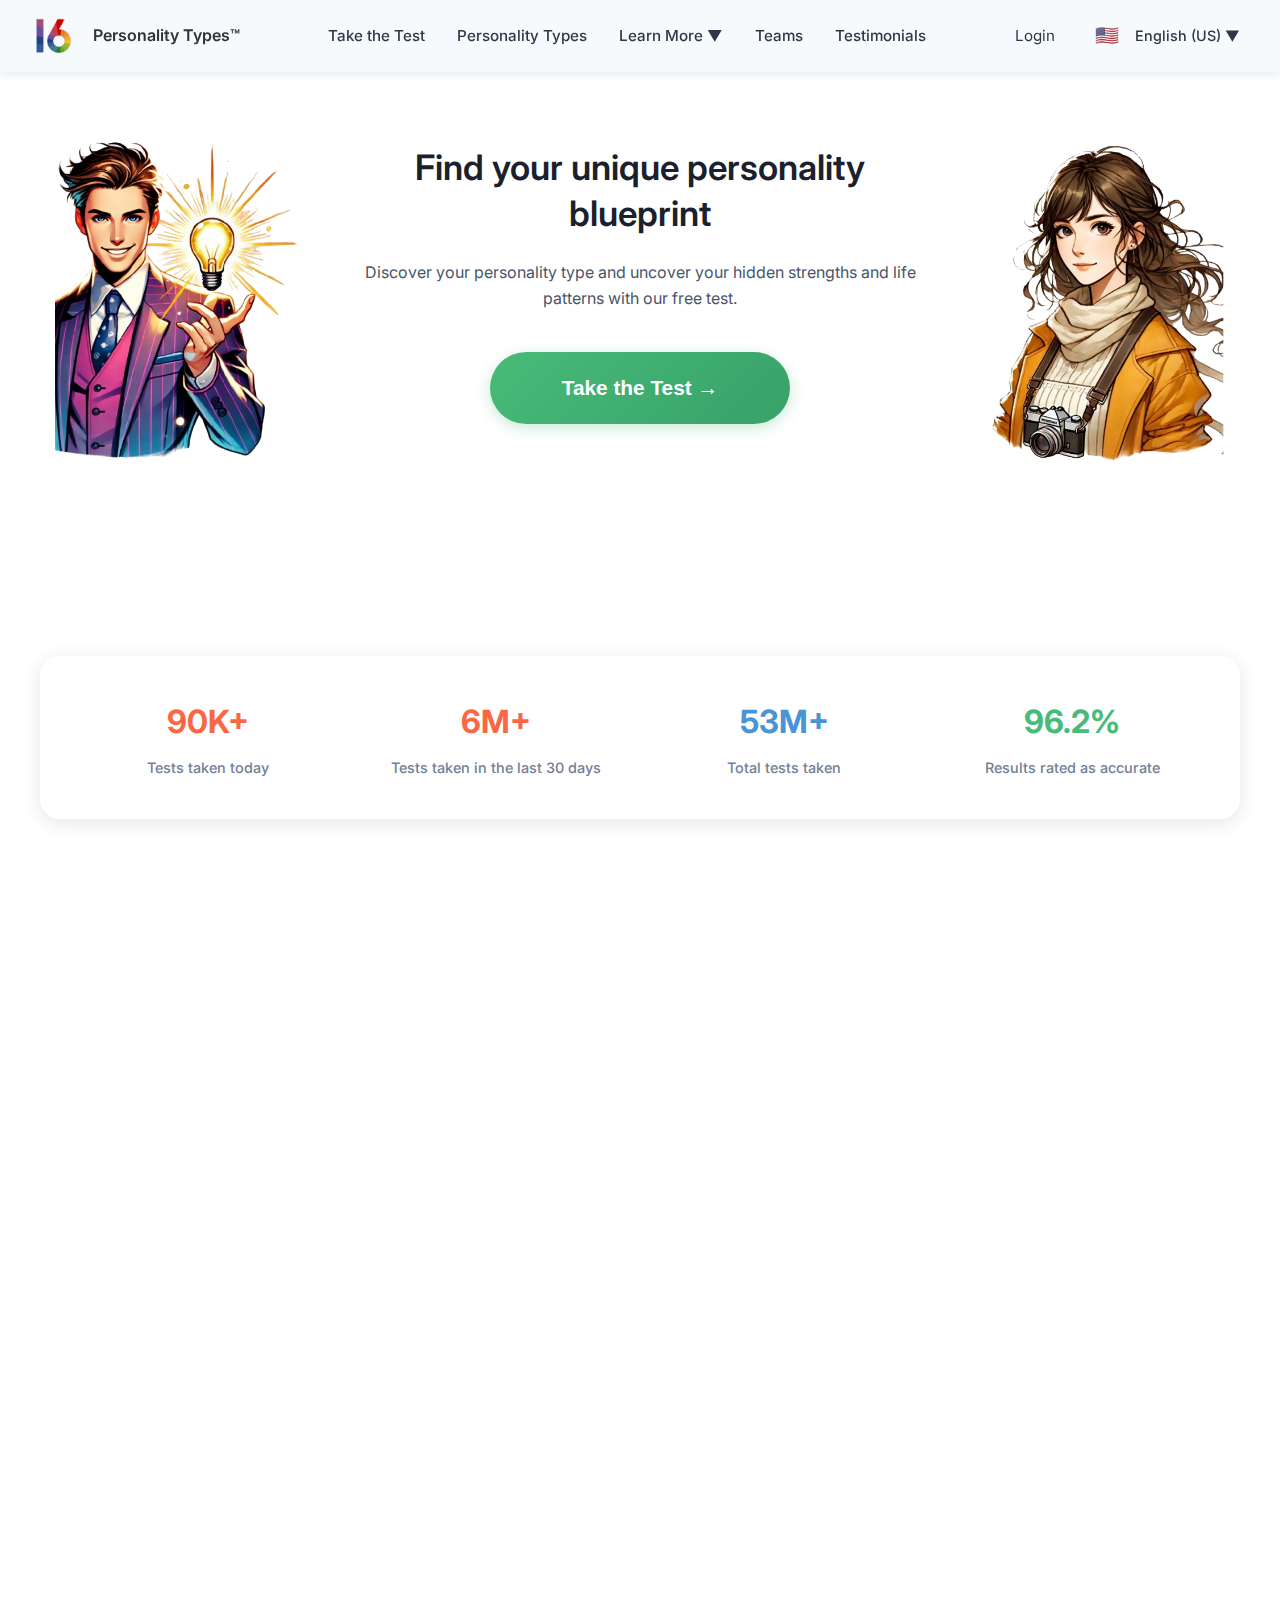
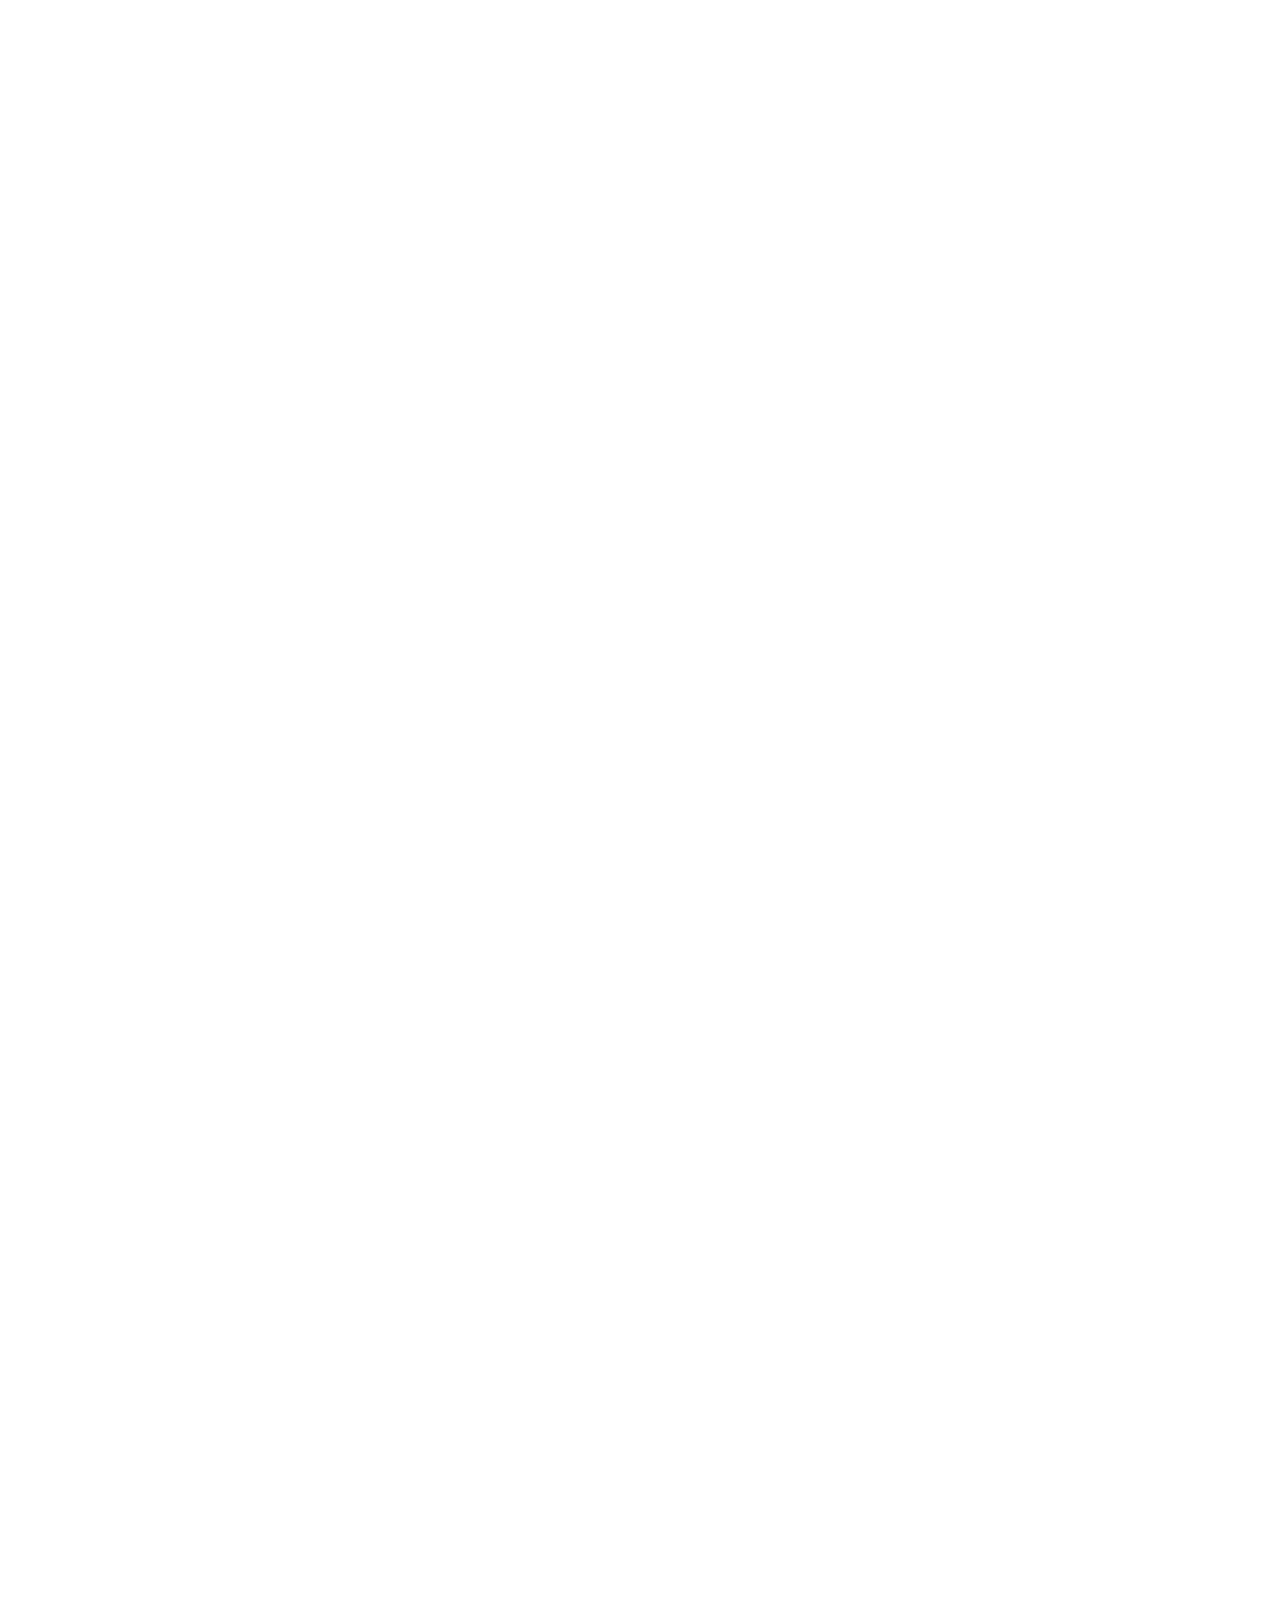
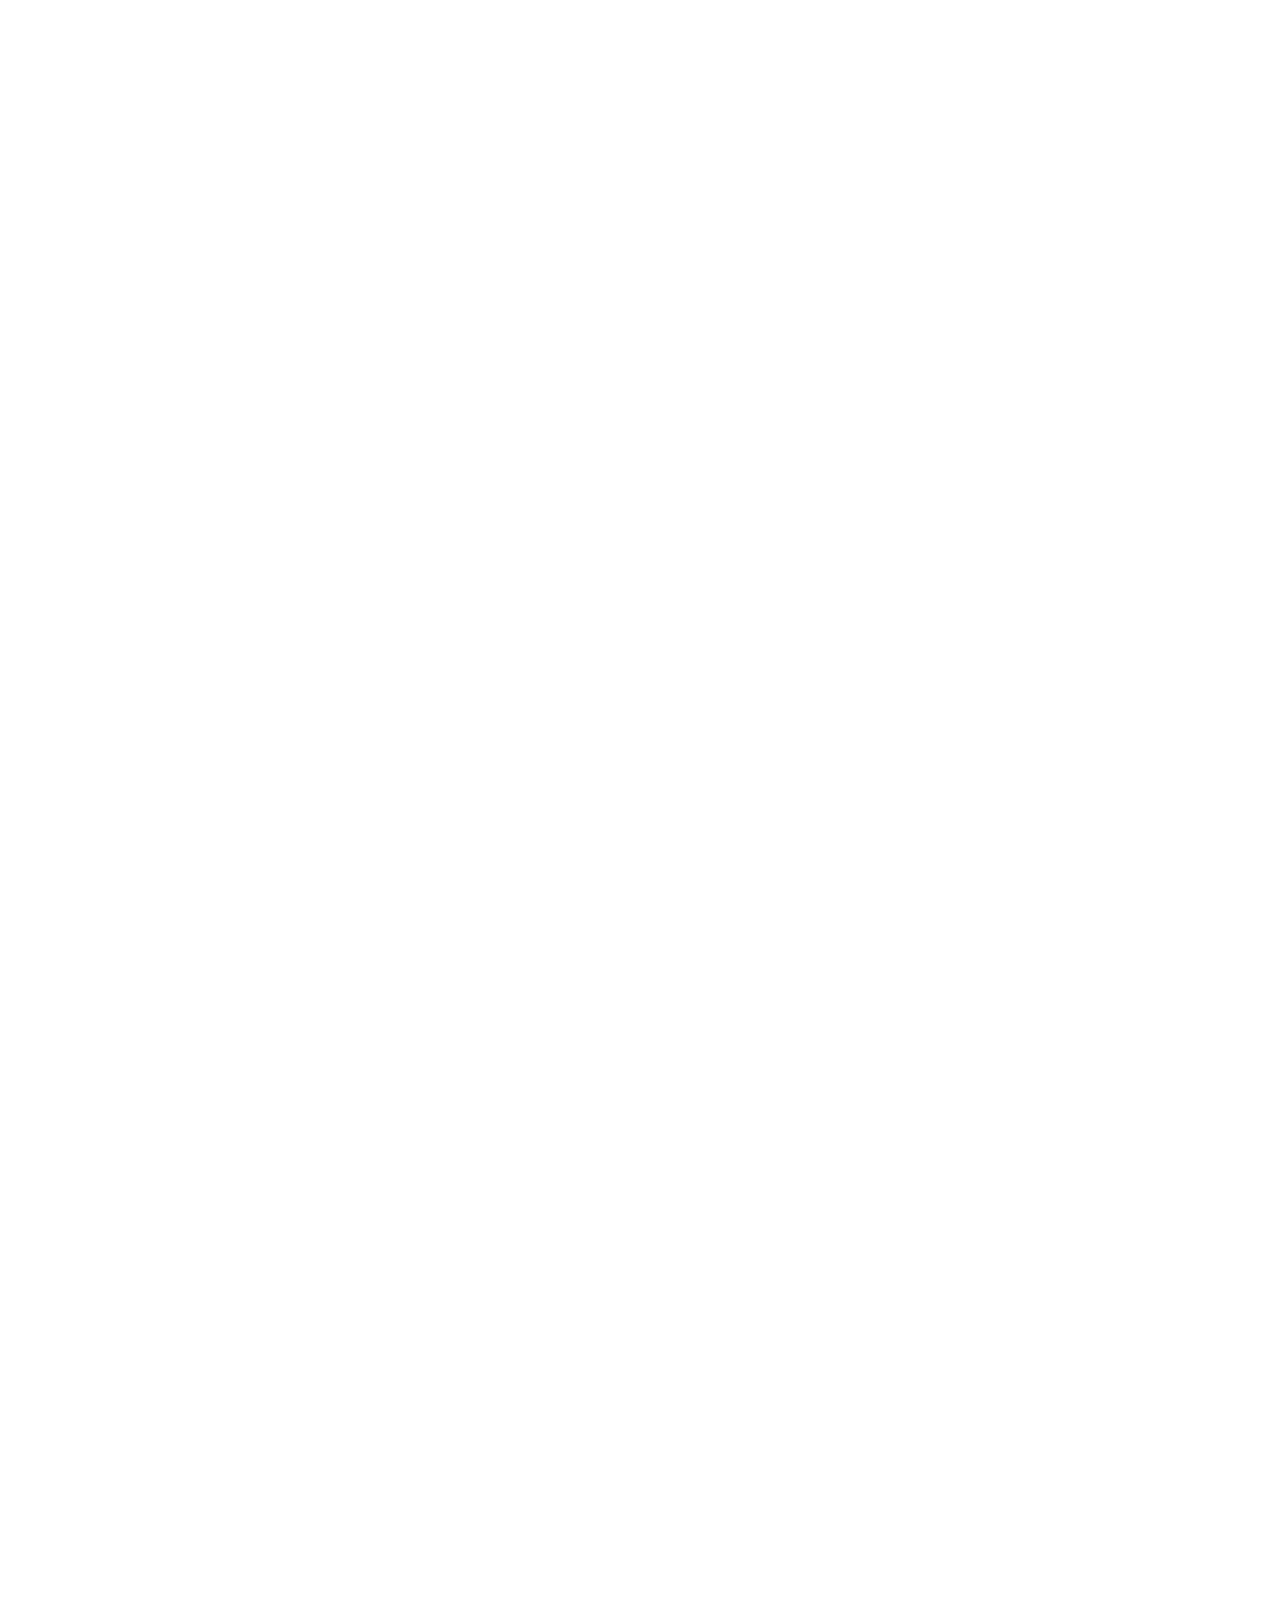
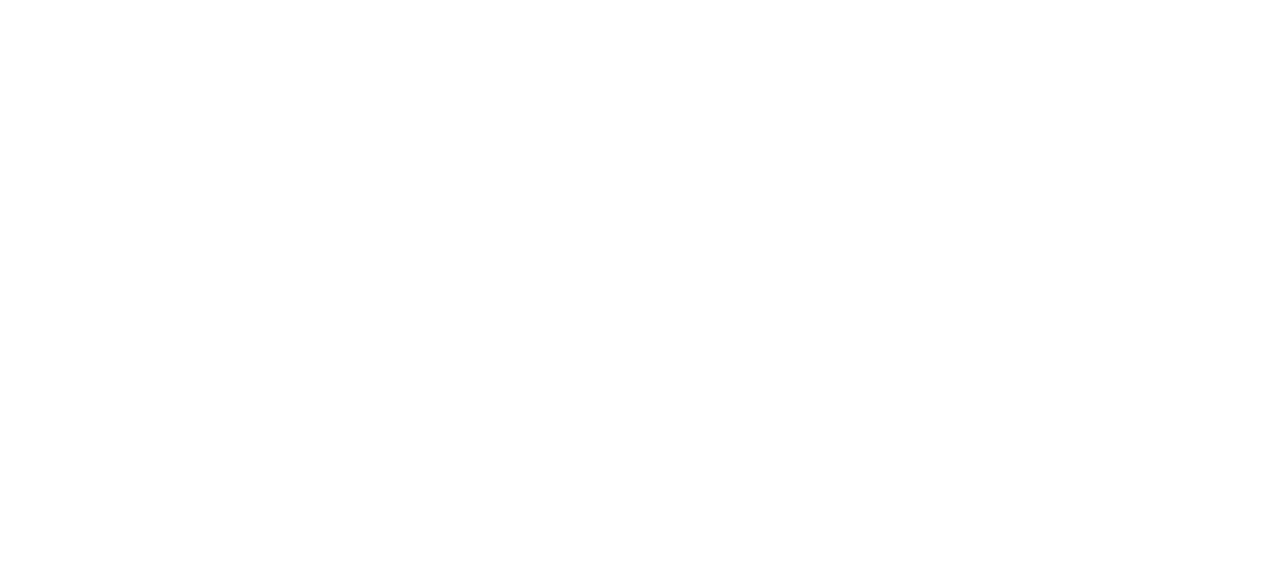
<file: index.html>
<!DOCTYPE html>
<html lang="en">
<head>
    <meta charset="UTF-8">
    <meta name="viewport" content="width=device-width, initial-scale=1.0">
    <title>16 Personality Types™</title>
    <link rel="stylesheet" href="styles.css">
    <link href="https://fonts.googleapis.com/css2?family=Inter:wght@400;500;600;700&display=swap" rel="stylesheet">
</head>
<body>
    <!-- Header -->
    <header class="header">
        <div class="logo">
            <div class="logo-number">
                <img src="./images/logo.png" alt="16 Personality Types Logo" class="logo-image">
            </div>
            <span class="logo-text">Personality Types™</span>
        </div>
        <nav class="nav-links">
            <a href="#hero" class="nav-link">Take the Test</a>
            <a href="#personality-wheel" class="nav-link">Personality Types</a>
            <div class="nav-dropdown">
                <a href="#" class="nav-link dropdown-toggle">Learn More ▼</a>
                <div class="dropdown-menu">
                    <a href="#features" class="dropdown-item">Our Framework</a>
                    <a href="#personality-wheel" class="dropdown-item">Decoding Personalities</a>
                    <a href="#main-content" class="dropdown-item">Introduction to Profiling</a>
                </div>
            </div>
            <a href="#features" class="nav-link">Teams</a>
            <a href="#testimonials" class="nav-link">Testimonials</a>
        </nav>
        <div class="header-right">
            <a href="#" class="nav-link">Login</a>
            <div class="language-selector" id="languageSelector">
                <span class="flag-icon">&#x1F1FA;&#x1F1F8;</span>
                <span class="language-text">English (US) ▼</span>
            </div>
        </div>
        <div class="menu-icon">
            <span></span>
            <span></span>
            <span></span>
        </div>
    </header>

    <!-- Language Selection Modal -->
    <div class="language-modal" id="languageModal">
        <div class="modal-content">
            <div class="modal-header">
                <div class="modal-logo">
                    <img src="./images/logo.png" alt="16 Personality Types Logo" class="modal-logo-img">
                </div>
                <h3>Select your language</h3>
                <button class="modal-close" id="modalClose">×</button>
            </div>
            <div class="modal-body">
                <div class="language-grid">
                    <div class="language-option selected" data-lang="en-us">
                        <span class="lang-flag">&#x1F1FA;&#x1F1F8;</span>
                        <span class="lang-name">English (US)</span>
                        <span class="lang-check">✓</span>
                    </div>
                    <div class="language-option" data-lang="en-uk">
                        <span class="lang-flag">&#x1F1EC;&#x1F1E7;</span>
                        <span class="lang-name">English (UK)</span>
                        <span class="lang-check">✓</span>
                    </div>
                    <div class="language-option" data-lang="es">
                        <span class="lang-flag">&#x1F1EA;&#x1F1F8;</span>
                        <span class="lang-name">Español</span>
                        <span class="lang-check">✓</span>
                    </div>
                    <div class="language-option" data-lang="pt-br">
                        <span class="lang-flag">&#x1F1E7;&#x1F1F7;</span>
                        <span class="lang-name">Português (BR)</span>
                        <span class="lang-check">✓</span>
                    </div>
                    <div class="language-option" data-lang="pt-pt">
                        <span class="lang-flag">&#x1F1F5;&#x1F1F9;</span>
                        <span class="lang-name">Português (PT)</span>
                        <span class="lang-check">✓</span>
                    </div>
                    <div class="language-option" data-lang="de">
                        <span class="lang-flag">&#x1F1E9;&#x1F1EA;</span>
                        <span class="lang-name">Deutsch</span>
                        <span class="lang-check">✓</span>
                    </div>
                    <div class="language-option" data-lang="ar">
                        <span class="lang-flag">&#x1F1F8;&#x1F1E6;</span>
                        <span class="lang-name">العربية</span>
                        <span class="lang-check">✓</span>
                    </div>
                    <div class="language-option" data-lang="zh">
                        <span class="lang-flag">&#x1F1E8;&#x1F1F3;</span>
                        <span class="lang-name">简体中文</span>
                        <span class="lang-check">✓</span>
                    </div>
                    <div class="language-option" data-lang="el">
                        <span class="lang-flag">&#x1F1EC;&#x1F1F7;</span>
                        <span class="lang-name">Ελληνικά</span>
                        <span class="lang-check">✓</span>
                    </div>
                    <div class="language-option" data-lang="id">
                        <span class="lang-flag">&#x1F1EE;&#x1F1E9;</span>
                        <span class="lang-name">Bahasa Indonesia</span>
                        <span class="lang-check">✓</span>
                    </div>
                    <div class="language-option" data-lang="ms">
                        <span class="lang-flag">&#x1F1F2;&#x1F1FE;</span>
                        <span class="lang-name">Bahasa Malaysia</span>
                        <span class="lang-check">✓</span>
                    </div>
                    <div class="language-option" data-lang="th">
                        <span class="lang-flag">&#x1F1F9;&#x1F1ED;</span>
                        <span class="lang-name">ภาษาไทย</span>
                        <span class="lang-check">✓</span>
                    </div>
                    <div class="language-option" data-lang="pl">
                        <span class="lang-flag">&#x1F1F5;&#x1F1F1;</span>
                        <span class="lang-name">Polski</span>
                        <span class="lang-check">✓</span>
                    </div>
                    <div class="language-option" data-lang="cs">
                        <span class="lang-flag">&#x1F1E8;&#x1F1FF;</span>
                        <span class="lang-name">Čeština</span>
                        <span class="lang-check">✓</span>
                    </div>
                </div>
            </div>
        </div>
    </div>

    <!-- Mobile Sidebar Overlay -->
    <div class="sidebar-overlay" id="sidebarOverlay"></div>
    
    <!-- Mobile Sidebar Navigation -->
    <div class="mobile-sidebar" id="mobileSidebar">
        <div class="sidebar-header">
            <div class="sidebar-logo">
                <img src="./images/logo.png" alt="16 Personality Types Logo" class="sidebar-logo-img">
                <span class="sidebar-logo-text">Personality Types™</span>
            </div>
            <button class="sidebar-close" id="sidebarClose">×</button>
        </div>
        <nav class="sidebar-nav">
            <a href="#hero" class="sidebar-link">Take the Test</a>
            <a href="#personality-wheel" class="sidebar-link">Personality Types</a>
            <a href="#features" class="sidebar-link">Teams</a>
            <a href="#testimonials" class="sidebar-link">Testimonials</a>
            <a href="#main-content" class="sidebar-link">Learn More</a>
        </nav>
        <div class="sidebar-footer">
            <a href="#" class="sidebar-login">Login</a>
            <div class="sidebar-language" id="sidebarLanguageSelector">
                <span class="sidebar-flag">&#x1F1FA;&#x1F1F8;</span>
                <span class="sidebar-language-text">English (US) ▼</span>
            </div>
        </div>
    </div>

    <!-- Hero Section -->
    <section class="hero" id="hero">
        <div class="hero-left-illustration">
            <img src="./images/hero-left.png" alt="Man with lightbulb idea" class="hero-illustration">
        </div>
        <div class="hero-content">
            <h1>Find your unique personality blueprint</h1>
            <p>Discover your personality type and uncover your hidden strengths and life patterns with our free test.</p>
            <button class="cta-button">Take the Test →</button>
        </div>
        <div class="hero-right-illustration">
            <img src="./images/hero-right.png" alt="Woman with camera" class="hero-illustration">
        </div>
        <!-- Mobile character container -->
        <div class="character-container">
            <!-- Only one character will be visible here at a time -->
            <div class="character active" data-index="0"></div>
        </div>
        <div class="curve curve-1"></div>
    </section>

    <!-- Statistics Section -->
    <section class="stats">
        <div class="stats-card">
            <div class="stat-item">
                <div class="stat-number">90K+</div>
                <div class="stat-label">Tests taken today</div>
            </div>
            <div class="stat-item">
                <div class="stat-number">6M+</div>
                <div class="stat-label">Tests taken in the last 30 days</div>
            </div>
            <div class="stat-item">
                <div class="stat-number">53M+</div>
                <div class="stat-label">Total tests taken</div>
            </div>
            <div class="stat-item">
                <div class="stat-number">96.2%</div>
                <div class="stat-label">Results rated as accurate</div>
            </div>
        </div>
        <div class="curve curve-2"></div>
    </section>

    <!-- Main Content Section -->
    <section class="main-content" id="main-content">
        <div class="main-content-wrapper">
            <div class="main-content-text">
                <h2>The world's most popular personality test</h2>
                <p>Join millions of satisfied users around the world who have found their true personality types and discovered insights into who they are and the roadmaps for their lives beyond MBTI.</p>
            </div>
            <div class="main-content-logo">
                <div class="main-logo-number">
                    <img src="./images/logo.png" alt="16 Personality Types Logo" class="main-logo-img">
                </div>
            </div>
        </div>
    </section>

    <!-- Reports Section -->
    <section class="reports-section">
        <div class="reports-wrapper">
            <div class="reports-text">
                <h3>Detailed report of your personality type</h3>
                <p>Learn more about your personality type, how you relate to the world, what drives you and how to tap on your hidden strengths to overcome the recurring challenges you face in life.</p>
            </div>
            <div class="reports-image">
                <img src="./images/report.png" alt="Detailed Personality Report" class="report-image">
            </div>
        </div>
        <div class="curve curve-2"></div>
    </section>

    <!-- Personality Wheel Section -->
    <section class="personality-wheel" id="personality-wheel">
        <div class="wheel-content">
            <div class="wheel-text">
                <h3>Curious about the 16 personalities?</h3>
                <p>Discovering your Myers Briggs type can be the key to unlocking how you relate to the people around you, enhancing your personal and professional relationships with the people around you.</p>
                <button class="cta-button">Take the Test →</button>
            </div>
            <div class="wheel-container">
                <div class="wheel">
                    <div class="wheel-segment" data-type="ISFJ" data-title="The Protector" data-description="Warm-hearted, conscientious, and harmonious. ISFJs focus on meeting others' needs and maintaining stability." style="--color: #D63384">ISFJ</div>
                    <div class="wheel-segment" data-type="ESFJ" data-title="The Consul" data-description="Caring, social, and dutiful. ESFJs are attentive to others and skilled at bringing out the best in people." style="--color: #DC3545">ESFJ</div>
                    <div class="wheel-segment" data-type="ESTJ" data-title="The Executive" data-description="Efficient, energetic, and self-confident. ESTJs are natural leaders who organize people and projects." style="--color: #FD7E14">ESTJ</div>
                    <div class="wheel-segment" data-type="ISTP" data-title="The Virtuoso" data-description="Bold, practical, and adaptable. ISTPs are hands-on learners who excel at understanding how things work." style="--color: #FFC107">ISTP</div>
                    <div class="wheel-segment" data-type="ISFP" data-title="The Adventurer" data-description="Flexible, charming, and artistic. ISFPs are driven by their values and seek harmony in their environment." style="--color: #28A745">ISFP</div>
                    <div class="wheel-segment" data-type="ESFP" data-title="The Entertainer" data-description="Spontaneous, energetic, and enthusiastic. ESFPs love life and draw others into their excitement." style="--color: #20C997">ESFP</div>
                    <div class="wheel-segment" data-type="ENFP" data-title="The Campaigner" data-description="Creative, sociable, and free-spirited. ENFPs are driven by possibilities and connections with others." style="--color: #17A2B8">ENFP</div>
                    <div class="wheel-segment" data-type="ENFJ" data-title="The Protagonist" data-description="Charismatic, inspiring, and altruistic. ENFJs are natural leaders who guide others toward personal growth." style="--color: #6F42C1">ENFJ</div>
                    <div class="wheel-segment" data-type="INFJ" data-title="The Advocate" data-description="Idealistic, insightful, and principled. INFJs seek meaning and connection in relationships and ideas." style="--color: #6610F2">INFJ</div>
                    <div class="wheel-segment" data-type="INFP" data-title="The Mediator" data-description="Loyal, caring, and individualistic. INFPs are driven by their values and desire to help others." style="--color: #0D6EFD">INFP</div>
                    <div class="wheel-segment" data-type="INTJ" data-title="The Architect" data-description="Imaginative, strategic, and determined. INTJs are independent thinkers focused on implementing their vision." style="--color: #0DCAF0">INTJ</div>
                    <div class="wheel-segment" data-type="INTP" data-title="The Thinker" data-description="Innovative, curious, and flexible. INTPs are drawn to theoretical and abstract thinking." style="--color: #198754">INTP</div>
                    <div class="wheel-segment" data-type="ENTP" data-title="The Debater" data-description="Smart, curious, and playful. ENTPs are innovators who enjoy exploring new possibilities and ideas." style="--color: #FFC107">ENTP</div>
                    <div class="wheel-segment" data-type="ENTJ" data-title="The Commander" data-description="Bold, imaginative, and strong-willed. ENTJs are natural leaders who enjoy organizing and directing others." style="--color: #DC3545">ENTJ</div>
                    <div class="wheel-segment" data-type="ISTJ" data-title="The Logistician" data-description="Practical, fact-minded, and reliable. ISTJs are responsible organizers driven to create order." style="--color: #6C757D">ISTJ</div>
                    <div class="wheel-segment" data-type="ESTP" data-title="The Entrepreneur" data-description="Smart, energetic, and perceptive. ESTPs are flexible and adaptable, focused on immediate results." style="--color: #FD7E14">ESTP</div>
                    <div class="wheel-center">
                        <div class="center-text">Click one slice to view description!</div>
                        <div class="center-arrow">↑</div>
                        <div class="center-type" style="display: none;"></div>
                        <div class="center-title" style="display: none;"></div>
                        <div class="center-description" style="display: none;"></div>
                    </div>
                </div>
            </div>
        </div>
    </section>

    <!-- Testimonials Section -->
    <section class="testimonials" id="testimonials">
        <div class="quote-icon">
            <img src="./images/quote.png" alt="Quote" class="quote-image">
        </div>
        <h3>See what our users say</h3>
        <div class="rating">
            <div class="rating-number">4.7/5</div>
            <div class="rating-count">578 Reviews</div>
        </div>
        <div class="reviews-carousel">
            <div class="review-card active">
                <div class="review-stars">★★★★★</div>
                <div class="reviewer">Malia C. from New York</div>
                <div class="personality-type">ESTJ*A: The Director</div>
                <div class="review-text">Wow! This site is really AMAZING! The results of the quiz are so spot on and super practical. Highly recommend if you look for love advice.</div>
            </div>
            <div class="review-card">
                <div class="review-stars">★★★★★</div>
                <div class="reviewer">Sarah K. from California</div>
                <div class="personality-type">INFP: The Idealist</div>
                <div class="review-text">Incredible accuracy! The personality insights helped me understand myself better. The detailed report was exactly what I needed.</div>
            </div>
            <div class="review-card">
                <div class="review-stars">★★★★★</div>
                <div class="reviewer">Michael T. from Texas</div>
                <div class="personality-type">ENTJ: The Commander</div>
                <div class="review-text">Professional and insightful. The test gave me valuable insights into my leadership style and communication preferences.</div>
            </div>
            <div class="review-card">
                <div class="review-stars">★★★★★</div>
                <div class="reviewer">Emma L. from Florida</div>
                <div class="personality-type">ENFP: The Free Spirit</div>
                <div class="review-text">This test completely changed how I understand myself. The insights are incredibly accurate and the detailed report is worth every minute.</div>
            </div>
        </div>
        <div class="carousel-controls">
            <div class="carousel-arrow left">◀</div>
            <div class="carousel-dots">
                <span class="dot active"></span>
                <span class="dot"></span>
                <span class="dot"></span>
                <span class="dot"></span>
            </div>
            <div class="carousel-arrow right">▶</div>
        </div>
    </section>

    <!-- Features Section -->
    <section class="features" id="features">
        <h3>Accurate, Reliable, Trusted</h3>
        <div class="features-grid">
            <div class="feature-item">
                <div class="feature-icon framework">
                    <img src="./images/framework.png" alt="Framework" class="feature-image">
                </div>
                <div class="feature-title">Framework</div>
                <div class="feature-description">Based on Carl Jung's and Myer-Briggs' (MBTI) personality indicators, further refined</div>
            </div>
            <div class="feature-item">
                <div class="feature-icon partner">
                    <img src="./images/partner.png" alt="Trusted Partner" class="feature-image">
                </div>
                <div class="feature-title">Trusted Partner</div>
                <div class="feature-description">Trusted by professional coaches and organizations</div>
            </div>
            <div class="feature-item">
                <div class="feature-icon insights">
                    <img src="./images/insights.png" alt="Deeper Insights" class="feature-image">
                </div>
                <div class="feature-title">Deeper Insights</div>
            </div>
            <div class="feature-item">
                <div class="feature-icon leader">
                    <img src="./images/leader.png" alt="Global Leader" class="feature-image">
                </div>
                <div class="feature-title">Global Leader</div>
            </div>
        </div>
    </section>



    <!-- Final CTA Section -->
    <section class="final-cta">
        <h3>Curious about your unique characteristics?</h3>
        <div class="live-counter">
            <div class="counter-dot"></div>
            <span>379 people are taking the test right now</span>
        </div>
        <button class="cta-button">Take the Test →</button>
    </section>

    <!-- Social Section -->
    <section class="social-section">
        <div class="social-prompt">Ask your friends & family to take our quiz too!</div>
        <div class="social-icons">
            <a href="https://youtu.be/dQw4w9WgXcQ?si=KMtmexKCq5RAHKoS" class="social-icon facebook" target="_blank" rel="noopener noreferrer">
                <svg width="24" height="24" viewBox="0 0 24 24" fill="currentColor">
                    <path d="M24 12.073c0-6.627-5.373-12-12-12s-12 5.373-12 12c0 5.99 4.388 10.954 10.125 11.854v-8.385H7.078v-3.47h3.047V9.43c0-3.007 1.792-4.669 4.533-4.669 1.312 0 2.686.235 2.686.235v2.953H15.83c-1.491 0-1.956.925-1.956 1.874v2.25h3.328l-.532 3.47h-2.796v8.385C19.612 23.027 24 18.062 24 12.073z"/>
                </svg>
            </a>
            <a href="https://youtu.be/dQw4w9WgXcQ?si=KMtmexKCq5RAHKoS" class="social-icon instagram" target="_blank" rel="noopener noreferrer">
                <svg width="24" height="24" viewBox="0 0 24 24" fill="currentColor">
                    <path d="M12 2.163c3.204 0 3.584.012 4.85.07 3.252.148 4.771 1.691 4.919 4.919.058 1.265.069 1.645.069 4.849 0 3.205-.012 3.584-.069 4.849-.149 3.225-1.664 4.771-4.919 4.919-1.266.058-1.644.07-4.85.07-3.204 0-3.584-.012-4.849-.07-3.26-.149-4.771-1.699-4.919-4.92-.058-1.265-.07-1.644-.07-4.849 0-3.204.013-3.583.07-4.849.149-3.227 1.664-4.771 4.919-4.919 1.266-.057 1.645-.069 4.849-.069zm0-2.163c-3.259 0-3.667.014-4.947.072-4.358.2-6.78 2.618-6.98 6.98-.059 1.281-.073 1.689-.073 4.948 0 3.259.014 3.668.072 4.948.2 4.358 2.618 6.78 6.98 6.98 1.281.058 1.689.072 4.948.072 3.259 0 3.668-.014 4.948-.072 4.354-.2 6.782-2.618 6.979-6.98.059-1.28.073-1.689.073-4.948 0-3.259-.014-3.667-.072-4.947-.196-4.354-2.617-6.78-6.979-6.98-1.281-.059-1.69-.073-4.949-.073zm0 5.838c-3.403 0-6.162 2.759-6.162 6.162s2.759 6.163 6.162 6.163 6.162-2.759 6.162-6.163c0-3.403-2.759-6.162-6.162-6.162zm0 10.162c-2.209 0-4-1.79-4-4 0-2.209 1.791-4 4-4s4 1.791 4 4c0 2.21-1.791 4-4 4zm6.406-11.845c-.796 0-1.441.645-1.441 1.44s.645 1.44 1.441 1.44c.795 0 1.439-.645 1.439-1.44s-.644-1.44-1.439-1.44z"/>
                </svg>
            </a>
            <a href="https://youtu.be/dQw4w9WgXcQ?si=KMtmexKCq5RAHKoS" class="social-icon twitter" target="_blank" rel="noopener noreferrer">
                <svg width="24" height="24" viewBox="0 0 24 24" fill="currentColor">
                    <path d="M23.953 4.57a10 10 0 01-2.825.775 4.958 4.958 0 002.163-2.723c-.951.555-2.005.959-3.127 1.184a4.92 4.92 0 00-8.384 4.482C7.69 8.095 4.067 6.13 1.64 3.162a4.822 4.822 0 00-.666 2.475c0 1.71.87 3.213 2.188 4.096a4.904 4.904 0 01-2.228-.616v.06a4.923 4.923 0 003.946 4.827 4.996 4.996 0 01-2.212.085 4.936 4.936 0 004.604 3.417 9.867 9.867 0 01-6.102 2.105c-.39 0-.779-.023-1.17-.067a13.995 13.995 0 007.557 2.209c9.053 0 13.998-7.496 13.998-13.985 0-.21 0-.42-.015-.63A9.935 9.935 0 0024 4.59z"/>
                </svg>
            </a>
            <a href="https://youtu.be/dQw4w9WgXcQ?si=KMtmexKCq5RAHKoS" class="social-icon linkedin" target="_blank" rel="noopener noreferrer">
                <svg width="24" height="24" viewBox="0 0 24 24" fill="currentColor">
                    <path d="M20.447 20.452h-3.554v-5.569c0-1.328-.027-3.037-1.852-3.037-1.853 0-2.136 1.445-2.136 2.939v5.667H9.351V9h3.414v1.561h.046c.477-.9 1.637-1.85 3.37-1.85 3.601 0 4.267 2.37 4.267 5.455v6.286zM5.337 7.433c-1.144 0-2.063-.926-2.063-2.065 0-1.138.92-2.063 2.063-2.063 1.14 0 2.064.925 2.064 2.063 0 1.139-.925 2.065-2.064 2.065zm1.782 13.019H3.555V9h3.564v11.452zM22.225 0H1.771C.792 0 0 .774 0 1.729v20.542C0 23.227.792 24 1.771 24h20.451C23.2 24 24 23.227 24 22.271V1.729C24 .774 23.2 0 22.222 0h.003z"/>
                </svg>
            </a>
            <a href="https://youtu.be/dQw4w9WgXcQ?si=KMtmexKCq5RAHKoS" class="social-icon youtube" target="_blank" rel="noopener noreferrer">
                <svg width="24" height="24" viewBox="0 0 24 24" fill="currentColor">
                    <path d="M23.498 6.186a3.016 3.016 0 0 0-2.122-2.136C19.505 3.545 12 3.545 12 3.545s-7.505 0-9.377.505A3.017 3.017 0 0 0 .502 6.186C0 8.07 0 12 0 12s0 3.93.502 5.814a3.016 3.016 0 0 0 2.122 2.136c1.871.505 9.376.505 9.376.505s7.505 0 9.377-.505a3.015 3.015 0 0 0 2.122-2.136C24 15.93 24 12 24 12s0-3.93-.502-5.814zM9.545 15.568V8.432L15.818 12l-6.273 3.568z"/>
                </svg>
            </a>
        </div>
    </section>

    <!-- Sustainability Section -->
    <section class="sustainability">
        <div class="sustainability-icon">🌱</div>
        <h3>Sustainability</h3>
        <p>We are committed to renewable energy usage for our infrastructure and use energy coming from wind and solar farms.</p>
        <p>When you use our service, your digital footprint is offset with clean energy, which reduces your impact on the environment.</p>
    </section>



    <script src="script.js"></script>
</body>
</html>
</file>
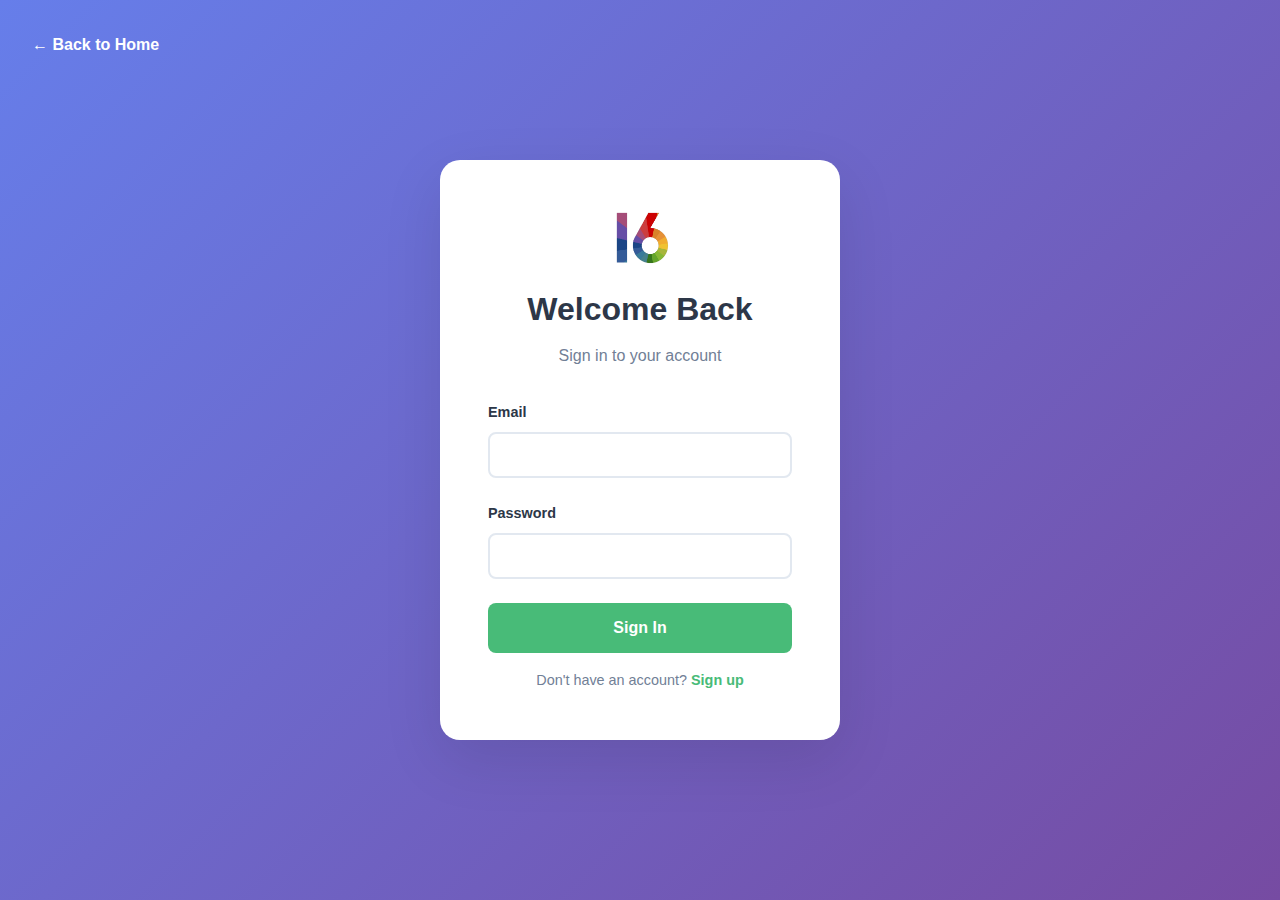
<file: login.html>
<!DOCTYPE html>
<html lang="en">
<head>
    <meta charset="UTF-8">
    <meta name="viewport" content="width=device-width, initial-scale=1.0">
    <title>Login - 16 Personality Types</title>
    <link rel="stylesheet" href="styles.css">
    <style>
        .login-container {
            min-height: 100vh;
            display: flex;
            align-items: center;
            justify-content: center;
            background: linear-gradient(135deg, #667eea 0%, #764ba2 100%);
            padding: 2rem;
        }
        
        .login-card {
            background: white;
            border-radius: 20px;
            padding: 3rem;
            box-shadow: 0 20px 60px rgba(0, 0, 0, 0.1);
            max-width: 400px;
            width: 100%;
        }
        
        .login-header {
            text-align: center;
            margin-bottom: 2rem;
        }
        
        .login-logo {
            width: 60px;
            height: 60px;
            margin: 0 auto 1rem;
            display: block;
        }
        
        .login-title {
            font-size: 2rem;
            font-weight: 700;
            color: #2D3748;
            margin-bottom: 0.5rem;
        }
        
        .login-subtitle {
            color: #718096;
            font-size: 1rem;
        }
        
        .form-group {
            margin-bottom: 1.5rem;
        }
        
        .form-label {
            display: block;
            margin-bottom: 0.5rem;
            color: #2D3748;
            font-weight: 600;
            font-size: 0.9rem;
        }
        
        .form-input {
            width: 100%;
            padding: 0.75rem 1rem;
            border: 2px solid #E2E8F0;
            border-radius: 8px;
            font-size: 1rem;
            transition: border-color 0.3s ease;
            box-sizing: border-box;
        }
        
        .form-input:focus {
            outline: none;
            border-color: #48BB78;
        }
        
        .login-btn {
            width: 100%;
            background: #48BB78;
            color: white;
            border: none;
            padding: 1rem;
            border-radius: 8px;
            font-size: 1rem;
            font-weight: 600;
            cursor: pointer;
            transition: background-color 0.3s ease;
            margin-bottom: 1rem;
        }
        
        .login-btn:hover {
            background: #38A169;
        }
        
        .signup-link {
            text-align: center;
            color: #718096;
            font-size: 0.9rem;
        }
        
        .signup-link a {
            color: #48BB78;
            text-decoration: none;
            font-weight: 600;
        }
        
        .signup-link a:hover {
            text-decoration: underline;
        }
        
        .back-link {
            position: absolute;
            top: 2rem;
            left: 2rem;
            color: white;
            text-decoration: none;
            font-weight: 600;
            display: flex;
            align-items: center;
            gap: 0.5rem;
        }
        
        .back-link:hover {
            text-decoration: underline;
        }
        
        .success-message {
            display: none;
            text-align: center;
            color: #48BB78;
            font-weight: 600;
            margin-top: 1rem;
        }
    </style>
</head>
<body>
    <a href="index.html" class="back-link">← Back to Home</a>
    
    <div class="login-container">
        <div class="login-card">
            <div class="login-header">
                <img src="./images/logo.png" alt="16 Personality Types" class="login-logo">
                <h1 class="login-title">Welcome Back</h1>
                <p class="login-subtitle">Sign in to your account</p>
            </div>
            
            <form id="loginForm">
                <div class="form-group">
                    <label for="email" class="form-label">Email</label>
                    <input type="email" id="email" class="form-input" required>
                </div>
                
                <div class="form-group">
                    <label for="password" class="form-label">Password</label>
                    <input type="password" id="password" class="form-input" required>
                </div>
                
                <button type="submit" class="login-btn">Sign In</button>
                
                <div class="success-message" id="successMessage">
                    Successfully logged in! Redirecting...
                </div>
            </form>
            
            <div class="signup-link">
                Don't have an account? <a href="signup.html">Sign up</a>
            </div>
        </div>
    </div>

    <script>
        document.getElementById('loginForm').addEventListener('submit', function(e) {
            e.preventDefault();
            
            const email = document.getElementById('email').value;
            const password = document.getElementById('password').value;
            
            // Simulate login process
            const successMessage = document.getElementById('successMessage');
            const loginBtn = document.querySelector('.login-btn');
            
            loginBtn.textContent = 'Signing in...';
            loginBtn.disabled = true;
            
            setTimeout(() => {
                // Store user info in localStorage
                const userInfo = {
                    name: email.split('@')[0], // Use email prefix as name
                    email: email,
                    isLoggedIn: true
                };
                localStorage.setItem('userInfo', JSON.stringify(userInfo));
                
                successMessage.style.display = 'block';
                
                setTimeout(() => {
                    window.location.href = 'index.html';
                }, 1500);
            }, 1000);
        });
    </script>
</body>
</html>
</file>
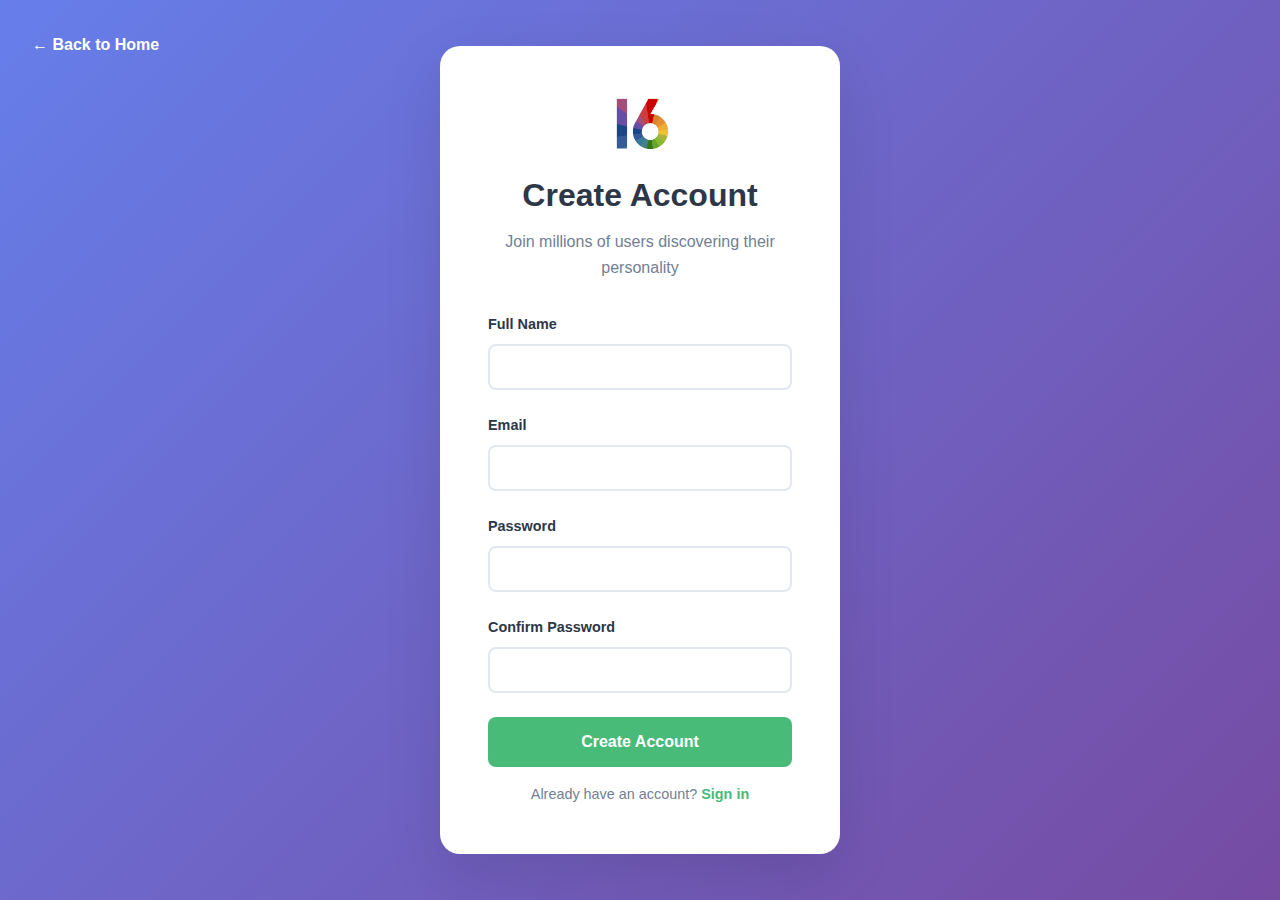
<file: signup.html>
<!DOCTYPE html>
<html lang="en">
<head>
    <meta charset="UTF-8">
    <meta name="viewport" content="width=device-width, initial-scale=1.0">
    <title>Sign Up - 16 Personality Types</title>
    <link rel="stylesheet" href="styles.css">
    <style>
        .signup-container {
            min-height: 100vh;
            display: flex;
            align-items: center;
            justify-content: center;
            background: linear-gradient(135deg, #667eea 0%, #764ba2 100%);
            padding: 2rem;
        }
        
        .signup-card {
            background: white;
            border-radius: 20px;
            padding: 3rem;
            box-shadow: 0 20px 60px rgba(0, 0, 0, 0.1);
            max-width: 400px;
            width: 100%;
        }
        
        .signup-header {
            text-align: center;
            margin-bottom: 2rem;
        }
        
        .signup-logo {
            width: 60px;
            height: 60px;
            margin: 0 auto 1rem;
            display: block;
        }
        
        .signup-title {
            font-size: 2rem;
            font-weight: 700;
            color: #2D3748;
            margin-bottom: 0.5rem;
        }
        
        .signup-subtitle {
            color: #718096;
            font-size: 1rem;
        }
        
        .form-group {
            margin-bottom: 1.5rem;
        }
        
        .form-label {
            display: block;
            margin-bottom: 0.5rem;
            color: #2D3748;
            font-weight: 600;
            font-size: 0.9rem;
        }
        
        .form-input {
            width: 100%;
            padding: 0.75rem 1rem;
            border: 2px solid #E2E8F0;
            border-radius: 8px;
            font-size: 1rem;
            transition: border-color 0.3s ease;
            box-sizing: border-box;
        }
        
        .form-input:focus {
            outline: none;
            border-color: #48BB78;
        }
        
        .signup-btn {
            width: 100%;
            background: #48BB78;
            color: white;
            border: none;
            padding: 1rem;
            border-radius: 8px;
            font-size: 1rem;
            font-weight: 600;
            cursor: pointer;
            transition: background-color 0.3s ease;
            margin-bottom: 1rem;
        }
        
        .signup-btn:hover {
            background: #38A169;
        }
        
        .login-link {
            text-align: center;
            color: #718096;
            font-size: 0.9rem;
        }
        
        .login-link a {
            color: #48BB78;
            text-decoration: none;
            font-weight: 600;
        }
        
        .login-link a:hover {
            text-decoration: underline;
        }
        
        .back-link {
            position: absolute;
            top: 2rem;
            left: 2rem;
            color: white;
            text-decoration: none;
            font-weight: 600;
            display: flex;
            align-items: center;
            gap: 0.5rem;
        }
        
        .back-link:hover {
            text-decoration: underline;
        }
        
        .success-message {
            display: none;
            text-align: center;
            color: #48BB78;
            font-weight: 600;
            margin-top: 1rem;
        }
    </style>
</head>
<body>
    <a href="index.html" class="back-link">← Back to Home</a>
    
    <div class="signup-container">
        <div class="signup-card">
            <div class="signup-header">
                <img src="./images/logo.png" alt="16 Personality Types" class="signup-logo">
                <h1 class="signup-title">Create Account</h1>
                <p class="signup-subtitle">Join millions of users discovering their personality</p>
            </div>
            
            <form id="signupForm">
                <div class="form-group">
                    <label for="name" class="form-label">Full Name</label>
                    <input type="text" id="name" class="form-input" required>
                </div>
                
                <div class="form-group">
                    <label for="email" class="form-label">Email</label>
                    <input type="email" id="email" class="form-input" required>
                </div>
                
                <div class="form-group">
                    <label for="password" class="form-label">Password</label>
                    <input type="password" id="password" class="form-input" required>
                </div>
                
                <div class="form-group">
                    <label for="confirmPassword" class="form-label">Confirm Password</label>
                    <input type="password" id="confirmPassword" class="form-input" required>
                </div>
                
                <button type="submit" class="signup-btn">Create Account</button>
                
                <div class="success-message" id="successMessage">
                    Account created successfully! Redirecting...
                </div>
            </form>
            
            <div class="login-link">
                Already have an account? <a href="login.html">Sign in</a>
            </div>
        </div>
    </div>

    <script>
        document.getElementById('signupForm').addEventListener('submit', function(e) {
            e.preventDefault();
            
            const name = document.getElementById('name').value;
            const email = document.getElementById('email').value;
            const password = document.getElementById('password').value;
            const confirmPassword = document.getElementById('confirmPassword').value;
            
            if (password !== confirmPassword) {
                alert('Passwords do not match!');
                return;
            }
            
            // Simulate signup process
            const successMessage = document.getElementById('successMessage');
            const signupBtn = document.querySelector('.signup-btn');
            
            signupBtn.textContent = 'Creating Account...';
            signupBtn.disabled = true;
            
            setTimeout(() => {
                // Store user info in localStorage
                const userInfo = {
                    name: name,
                    email: email,
                    isLoggedIn: true
                };
                localStorage.setItem('userInfo', JSON.stringify(userInfo));
                
                successMessage.style.display = 'block';
                
                setTimeout(() => {
                    window.location.href = 'index.html';
                }, 1500);
            }, 1000);
        });
    </script>
</body>
</html>
</file>
<file: styles.css>
/* Reset and Base Styles */
* {
    margin: 0;
    padding: 0;
    box-sizing: border-box;
}

body {
    margin: 0;
    padding: 0;
    font-family: 'Inter', sans-serif;
    line-height: 1.6;
    color: #2D3748;
    background: white;
    overflow-x: hidden;
}

body::before {
    display: none;
}

body::after {
    display: none;
}

.hero::after {
    display: none;
}

.testimonials::after {
    display: none;
}

/* Section Curves */
.curve {
    display: none;
}

.curve-1 {
    display: none;
}

.curve-2 {
    display: none;
}

/* Ensure sections have proper positioning for curves */
.hero, .stats, .main-content, .reports-section, .personality-wheel, .testimonials, .features, .additional-info, .final-cta, .social-section, .sustainability {
    background: white;
    position: relative;
}

.hero {
    background: white;
    padding: 4rem 0;
}

.stats {
    background: white;
    padding: 4rem 0;
}

.main-content {
    background: white;
    padding: 4rem 0;
}

.reports-section {
    background: white;
    padding: 4rem 0;
}

.personality-wheel {
    background: white;
    padding: 4rem 0;
}

.testimonials {
    background: white;
    padding: 4rem 0;
}

.features {
    background: white;
    padding: 4rem 0;
}

.additional-info {
    background: white;
    padding: 4rem 0;
}

.final-cta {
    background: white;
    padding: 4rem 0;
}

.social-section {
    background: white;
    padding: 4rem 0;
}

.sustainability {
    background: white;
    padding: 4rem 0;
}

/* Header */
.header {
    display: flex;
    justify-content: space-between;
    align-items: center;
    padding: 1rem 2rem;
    background: #F7FAFC;
    position: sticky;
    top: 0;
    z-index: 100;
    box-shadow: 0 2px 10px rgba(0, 0, 0, 0.1);
}

.nav-links {
    display: flex;
    align-items: center;
    gap: 2rem;
}

.nav-link {
    color: #2D3748;
    text-decoration: none;
    font-weight: 500;
    font-size: 0.95rem;
    transition: color 0.3s ease;
    cursor: pointer;
}

.nav-link:hover {
    color: #48BB78;
}

.nav-dropdown {
    position: relative;
}

.dropdown-toggle {
    display: flex;
    align-items: center;
    gap: 0.25rem;
}

.dropdown-menu {
    position: absolute;
    top: 100%;
    left: 0;
    background: white;
    border-radius: 8px;
    box-shadow: 0 4px 20px rgba(0, 0, 0, 0.15);
    padding: 0.5rem 0;
    min-width: 200px;
    opacity: 0;
    visibility: hidden;
    transform: translateY(-10px);
    transition: all 0.3s ease;
    z-index: 1001;
}

.nav-dropdown:hover .dropdown-menu {
    opacity: 1;
    visibility: visible;
    transform: translateY(0);
}

.dropdown-item {
    display: block;
    padding: 0.75rem 1.5rem;
    color: #2D3748;
    text-decoration: none;
    font-size: 0.9rem;
    transition: background-color 0.3s ease;
}

.dropdown-item:hover {
    background-color: #F7FAFC;
    color: #48BB78;
}

.header-right {
    display: flex;
    align-items: center;
    gap: 2rem;
}

.language-selector {
    display: flex;
    align-items: center;
    gap: 0.5rem;
    cursor: pointer;
    padding: 0.5rem;
    border-radius: 6px;
    transition: background-color 0.3s ease;
}

.language-selector:hover {
    background-color: #E2E8F0;
}

.flag-icon {
    font-size: 1.2rem;
    margin-right: 0.5rem;
    font-family: "Segoe UI Emoji", "Apple Color Emoji", "Noto Color Emoji", "Android Emoji", "EmojiOne Color", "EmojiSymbols", "Symbola", sans-serif;
    line-height: 1;
    display: inline-block;
}

.language-text {
    font-size: 0.9rem;
    font-weight: 500;
    color: #2D3748;
}

.lang-flag {
    font-size: 1.5rem;
    margin-right: 0.8rem;
    display: flex;
    align-items: center;
    justify-content: center;
    width: 2rem;
    height: 2rem;
    font-family: "Segoe UI Emoji", "Apple Color Emoji", "Noto Color Emoji", "Android Emoji", "EmojiOne Color", "EmojiSymbols", "Symbola", sans-serif;
    line-height: 1;
}

/* Language Modal Styles */
.language-modal {
    position: fixed;
    top: 0;
    left: 0;
    width: 100%;
    height: 100%;
    background: rgba(0, 0, 0, 0.5);
    display: none;
    justify-content: center;
    align-items: center;
    z-index: 1000;
    backdrop-filter: blur(5px);
}

.language-modal.active {
    display: flex;
}

.modal-content {
    background: white;
    border-radius: 20px;
    padding: 0;
    max-width: 600px;
    width: 90%;
    max-height: 80vh;
    overflow: hidden;
    box-shadow: 0 20px 60px rgba(0, 0, 0, 0.3);
    animation: modalSlideIn 0.3s ease-out;
}

@keyframes modalSlideIn {
    from {
        opacity: 0;
        transform: translateY(-20px) scale(0.95);
    }
    to {
        opacity: 1;
        transform: translateY(0) scale(1);
    }
}

.modal-header {
    display: flex;
    align-items: center;
    justify-content: space-between;
    padding: 1.5rem 2rem;
    border-bottom: 1px solid #E2E8F0;
    background: #F7FAFC;
}

.modal-logo {
    display: flex;
    align-items: center;
}

.modal-logo-img {
    width: 30px;
    height: 30px;
    object-fit: contain;
}

.modal-header h3 {
    font-size: 1.3rem;
    font-weight: 600;
    color: #2D3748;
    margin: 0;
    flex: 1;
    text-align: center;
}

.modal-close {
    background: none;
    border: none;
    font-size: 1.5rem;
    color: #718096;
    cursor: pointer;
    padding: 0.5rem;
    border-radius: 50%;
    transition: all 0.2s ease;
    width: 40px;
    height: 40px;
    display: flex;
    align-items: center;
    justify-content: center;
}

.modal-close:hover {
    background: #E2E8F0;
    color: #2D3748;
}

.modal-body {
    padding: 2rem;
    max-height: 60vh;
    overflow-y: auto;
}

.language-grid {
    display: grid;
    grid-template-columns: repeat(3, 1fr);
    gap: 1rem;
}

.language-option {
    display: flex;
    align-items: center;
    padding: 1rem;
    border-radius: 12px;
    cursor: pointer;
    transition: all 0.2s ease;
    border: 2px solid transparent;
    position: relative;
}

.language-option:hover {
    background: #F7FAFC;
    border-color: #E2E8F0;
}

.language-option.selected {
    background: #EBF8FF;
    border-color: #3182CE;
}

.language-option.selected .lang-check {
    opacity: 1;
    color: #3182CE;
}

.lang-flag {
    width: 24px;
    height: 16px;
    object-fit: cover;
    border-radius: 2px;
    margin-right: 0.75rem;
}

.lang-name {
    flex: 1;
    font-size: 0.9rem;
    color: #2D3748;
    font-weight: 500;
}

.lang-check {
    opacity: 0;
    color: #3182CE;
    font-weight: bold;
    font-size: 1rem;
    transition: opacity 0.2s ease;
}

/* Responsive adjustments for modal */
@media (max-width: 768px) {
    .modal-content {
        width: 95%;
        max-height: 85vh;
    }
    
    .language-grid {
        grid-template-columns: repeat(2, 1fr);
    }
    
    .modal-header {
        padding: 1rem 1.5rem;
    }
    
    .modal-body {
        padding: 1.5rem;
    }
}

@media (max-width: 480px) {
    .language-grid {
        grid-template-columns: 1fr;
    }
    
    .modal-header h3 {
        font-size: 1.1rem;
    }
}

/* Mobile Sidebar Navigation */
.mobile-sidebar {
    position: fixed;
    top: 0;
    left: -100%;
    width: 280px;
    height: 100vh;
    background: white;
    z-index: 2000;
    transition: left 0.3s ease-in-out;
    box-shadow: 2px 0 20px rgba(0, 0, 0, 0.1);
    display: flex;
    flex-direction: column;
}

.mobile-sidebar.active {
    left: 0;
}

.sidebar-header {
    display: flex;
    align-items: center;
    justify-content: space-between;
    padding: 1.5rem;
    border-bottom: 1px solid #E2E8F0;
    background: #F7FAFC;
}

.sidebar-logo {
    display: flex;
    align-items: center;
    gap: 0.5rem;
}

.sidebar-logo-img {
    width: 30px;
    height: 30px;
    object-fit: contain;
}

.sidebar-logo-text {
    font-size: 0.9rem;
    font-weight: 600;
    color: #2D3748;
}

.sidebar-close {
    background: none;
    border: none;
    font-size: 1.5rem;
    color: #718096;
    cursor: pointer;
    padding: 0.5rem;
    border-radius: 50%;
    transition: all 0.2s ease;
    width: 40px;
    height: 40px;
    display: flex;
    align-items: center;
    justify-content: center;
}

.sidebar-close:hover {
    background: #E2E8F0;
    color: #2D3748;
}

.sidebar-nav {
    flex: 1;
    padding: 1rem 0;
    display: flex;
    flex-direction: column;
}

.sidebar-link {
    display: block;
    padding: 1rem 1.5rem;
    color: #2D3748;
    text-decoration: none;
    font-weight: 500;
    transition: all 0.2s ease;
    border-bottom: 1px solid #F7FAFC;
}

.sidebar-link:hover {
    background: #F7FAFC;
    color: #48BB78;
}

.sidebar-footer {
    padding: 1.5rem;
    border-top: 1px solid #E2E8F0;
    background: #F7FAFC;
    display: flex;
    flex-direction: column;
    gap: 1rem;
}

.sidebar-login {
    display: block;
    padding: 0.75rem 1rem;
    background: #48BB78;
    color: white;
    text-decoration: none;
    border-radius: 8px;
    text-align: center;
    font-weight: 500;
    transition: background 0.2s ease;
}

.sidebar-login:hover {
    background: #38A169;
}

.sidebar-language {
    display: flex;
    align-items: center;
    padding: 0.75rem 1rem;
    background: white;
    border-radius: 8px;
    cursor: pointer;
    transition: all 0.2s ease;
    border: 1px solid #E2E8F0;
}

.sidebar-language:hover {
    border-color: #48BB78;
}

.sidebar-flag {
    font-size: 1.2rem;
    margin-right: 0.5rem;
    font-family: "Segoe UI Emoji", "Apple Color Emoji", "Noto Color Emoji", "Android Emoji", "EmojiOne Color", "EmojiSymbols", "Symbola", sans-serif;
    line-height: 1;
    display: inline-block;
}

.sidebar-language-text {
    font-size: 0.9rem;
    color: #2D3748;
    font-weight: 500;
}

/* Sidebar overlay */
.sidebar-overlay {
    position: fixed;
    top: 0;
    left: 0;
    width: 100%;
    height: 100%;
    background: rgba(0, 0, 0, 0.5);
    z-index: 1999;
    display: none;
    backdrop-filter: blur(3px);
}

.sidebar-overlay.active {
    display: block;
}

.logo {
    display: flex;
    align-items: center;
    gap: 0.5rem;
}

.logo-number {
    width: 40px;
    height: 40px;
    display: flex;
    align-items: center;
    justify-content: center;
    margin-right: 0.8rem;
    position: relative;
}

/* Logo image styles */
.logo-image {
    width: 40px;
    height: 40px;
    object-fit: contain;
    display: block;
    max-width: 100%;
    height: auto;
}

.logo-image-large {
    width: 120px;
    height: 120px;
    object-fit: contain;
    display: block;
    max-width: 100%;
    height: auto;
}

.logo-image-footer {
    width: 50px;
    height: 50px;
    object-fit: contain;
    display: block;
    max-width: 100%;
    height: auto;
}

/* Fallback styles if images don't load */
.logo-image:not([src]), 
.logo-image[src=""],
.logo-image-large:not([src]), 
.logo-image-large[src=""],
.logo-image-footer:not([src]), 
.logo-image-footer[src=""] {
    background: linear-gradient(135deg, #48BB78 0%, #38A169 100%);
    border-radius: 8px;
    display: flex;
    align-items: center;
    justify-content: center;
    color: white;
    font-weight: 700;
    font-size: 1.2rem;
}

.logo-image:not([src])::after, 
.logo-image[src=""]::after {
    content: "16";
}

.logo-image-large:not([src])::after, 
.logo-image-large[src=""]::after {
    content: "16";
    font-size: 2rem;
}

.logo-image-footer:not([src])::after, 
.logo-image-footer[src=""]::after {
    content: "16";
    font-size: 1.5rem;
}

.logo-text {
    font-size: 1rem;
    font-weight: 600;
    color: #333;
}

.menu-icon {
    display: none;
    flex-direction: column;
    gap: 3px;
    cursor: pointer;
}

.menu-icon span {
    width: 20px;
    height: 2px;
    background: #333;
    border-radius: 1px;
}

/* Hero Section */
.hero {
    padding: 4rem 1.5rem 6rem;
    text-align: center;
    background: #fff;
    position: relative;
    display: flex;
    flex-direction: row;
    justify-content: space-between;
    align-items: center;
    gap: 2rem;
}

.hero-content {
    max-width: 600px;
    margin: 0 auto;
    padding-bottom: 2rem;
    text-align: center;
    flex: 1;
}

.hero-left-illustration,
.hero-right-illustration {
    flex: 0 0 25%;
    display: flex;
    justify-content: center;
    align-items: center;
}

/* Mobile character container - hidden by default */
.character-container {
    display: none;
}

.hero-illustration {
    width: 80%;
    height: auto;
    max-width: 300px;
}

.hero-content h1 {
    font-size: 2.2rem;
    font-weight: 600;
    color: #1A202C;
    margin-bottom: 1.5rem;
    line-height: 1.3;
    text-align: center;
    font-family: 'Inter', sans-serif;
}

.hero-content p {
    font-size: 1rem;
    color: #4A5568;
    margin-bottom: 2.5rem;
    text-align: center;
    line-height: 1.6;
    font-family: 'Inter', sans-serif;
}

.cta-button {
    background: linear-gradient(135deg, #48BB78, #38A169);
    color: white;
    border: none;
    padding: 1.5rem 4.5rem;
    border-radius: 50px;
    font-size: 1.3rem;
    font-weight: 600;
    cursor: pointer;
    transition: transform 0.2s;
    box-shadow: 0 4px 15px rgba(72, 187, 120, 0.3);
}

.cta-button:hover {
    transform: translateY(-2px);
}

/* Character container styles */
.character-container {
    position: relative;
    width: 100%;
    height: 350px;
    max-width: 500px;
    margin: 0 auto;
    perspective: 1000px;
    overflow: visible;
}

.character {
    position: absolute;
    width: 350px;
    height: 350px;
    border-radius: 50%;
    top: 50%;
    left: 50%;
    transform: translate(-50%, -50%);
    background-size: cover;
    background-position: center;
    background-repeat: no-repeat;
    transition: all 0.6s cubic-bezier(0.4, 0, 0.2, 1);
    opacity: 0;
}

.character.active {
    opacity: 1;
    transform: translate(-50%, -50%) scale(1);
    z-index: 2;
}

.character.next {
    transform: translate(-250%, -50%) scale(0.9);
    opacity: 0;
    z-index: 1;
}

.character.exit {
    transform: translate(250%, -50%) scale(0.9);
    opacity: 0;
}

/* Floating animation for active character */
@keyframes float {
    0%, 100% { transform: translate(-50%, -50%) scale(1); }
    50% { transform: translate(-50%, -50%) scale(1.02); }
}

@keyframes fadeInUp {
    from {
        opacity: 0;
        transform: translateY(10px);
    }
    to {
        opacity: 1;
        transform: translateY(0);
    }
}

.character.active {
    animation: float 4s ease-in-out infinite;
}

/* Mobile Carousel Animation Styles */
@media (max-width: 768px) {
    .character-container {
        display: block;
        height: 280px;
        max-width: 400px;
        margin: 0 auto;
        overflow: hidden; /* Changed to hidden for carousel */
        position: relative;
    }
    
    .character {
        width: 280px;
        height: 280px;
        position: absolute;
        top: 50%;
        left: 50%;
        transform: translate(-50%, -50%);
        transition: all 1.2s cubic-bezier(0.4, 0, 0.2, 1);
        opacity: 0;
        z-index: 1;
    }
    
    .character.active {
        opacity: 1;
        transform: translate(-50%, -50%);
        z-index: 3;
        animation: none; /* Remove float animation on mobile */
    }
    
    .character.slide-out-left {
        transform: translate(-200%, -50%);
        opacity: 0;
        z-index: 2;
    }
    
    .character.slide-out-right {
        transform: translate(200%, -50%);
        opacity: 0;
        z-index: 2;
    }
    
    .character.slide-in-left {
        transform: translate(-200%, -50%);
        opacity: 0;
        z-index: 2;
    }
    
    .character.slide-in-right {
        transform: translate(200%, -50%);
        opacity: 0;
        z-index: 2;
    }
    
    .character.slide-in-left.active {
        transform: translate(-50%, -50%);
        opacity: 1;
        z-index: 3;
    }
    
    .character.slide-in-right.active {
        transform: translate(-50%, -50%);
        opacity: 1;
        z-index: 3;
    }
}

@media (max-width: 480px) {
    .character-container {
        display: block;
        height: 220px;
        max-width: 350px;
        margin: 0 auto;
        overflow: hidden;
        position: relative;
    }
    
    .character {
        width: 220px;
        height: 220px;
    }
}

/* Safari-specific fixes for personality wheel */
@supports (-webkit-appearance: none) {
    .wheel-segment {
        -webkit-transform: translateZ(0);
        transform: translateZ(0);
    }
    
    .wheel-segment:hover {
        -webkit-transform: translateZ(0) scale(1.05);
        transform: translateZ(0) scale(1.05);
    }
    
    .wheel-segment.active {
        -webkit-transform: translateZ(0) scale(1.02);
        transform: translateZ(0) scale(1.02);
    }
    
    /* Force hardware acceleration for Safari */
    .wheel {
        -webkit-transform: translateZ(0);
        transform: translateZ(0);
        -webkit-backface-visibility: hidden;
        backface-visibility: hidden;
    }
    
    /* Ensure grayscale filter works in Safari */
    .wheel-segment.grayed-out {
        -webkit-filter: grayscale(1) brightness(0.7);
        filter: grayscale(1) brightness(0.7);
    }
    
    /* Additional Safari fixes for SVG paths */
    .wheel svg path {
        -webkit-transform: translateZ(0);
        transform: translateZ(0);
        -webkit-backface-visibility: hidden;
        backface-visibility: hidden;
    }
    
    .wheel svg path.grayed-out {
        -webkit-filter: grayscale(1) brightness(0.7);
        filter: grayscale(1) brightness(0.7);
    }
}


/* Statistics Section */
.stats {
    padding: 4rem 1.5rem;
    background: white;
    position: relative;
    overflow: hidden;
    margin: 2rem 0;
    z-index: 2;
}

.stats::before {
    display: none;
}

.stats-card {
    background: white;
    border-radius: 20px;
    padding: 2.5rem;
    display: grid;
    grid-template-columns: 1fr 1fr 1fr 1fr;
    gap: 2rem;
    box-shadow: 0 4px 20px rgba(0, 0, 0, 0.1);
    max-width: 1200px;
    margin: 0 auto;
    overflow: visible;
    min-height: 140px;
    position: relative;
    z-index: 1;
}

.stat-item {
    text-align: center;
}

.stat-number {
    font-size: 2rem;
    font-weight: 700;
    margin-bottom: 0.5rem;
}

.stat-item:nth-child(1) .stat-number { color: #fb6744; }
.stat-item:nth-child(2) .stat-number { color: #fb6744; }
.stat-item:nth-child(3) .stat-number { color: #4a94d5; }
.stat-item:nth-child(4) .stat-number { color: #48BB78; }

.stat-label {
    font-size: 0.9rem;
    color: #718096;
    font-weight: 500;
}

/* Main Content Section */
.main-content {
    padding: 6rem 1.5rem 3rem;
    background: #fff;
    position: relative;
}

.main-content-wrapper {
    display: flex;
    flex-direction: row;
    align-items: center;
    justify-content: space-between;
    gap: 4rem;
    max-width: 1200px;
    margin: 0 auto;
    flex-direction: row-reverse;
}

.main-content-text {
    flex: 1;
    text-align: left;
    max-width: 600px;
}

.main-content-logo {
    flex: 0 0 40%;
    display: flex;
    justify-content: center;
    align-items: center;
}

.main-logo-number {
    width: 200px;
    height: 200px;
    display: flex;
    align-items: center;
    justify-content: center;
}

.main-logo-img {
    width: 100%;
    height: 100%;
    object-fit: contain;
}

.large-logo {
    margin-bottom: 2rem;
}

.logo-number.large {
    width: 120px;
    height: 120px;
    display: flex;
    align-items: center;
    justify-content: center;
}

.main-content-text h2 {
    font-size: 2.5rem;
    font-weight: 700;
    color: #2D3748;
    margin-bottom: 1.5rem;
    text-align: left;
    line-height: 1.2;
    font-family: 'Inter', sans-serif;
}

.main-content-text p {
    font-size: 1.1rem;
    color: #4A5568;
    margin-bottom: 0;
    text-align: left;
    line-height: 1.6;
    font-family: 'Inter', sans-serif;
    padding-bottom: 0;
}

.trophy-image {
    margin-bottom: 2rem;
    max-width: 300px;
    margin-left: auto;
    margin-right: auto;
}

.trophy-img {
    width: 100%;
    height: auto;
    max-width: 280px;
    filter: drop-shadow(0 4px 8px rgba(0, 0, 0, 0.1));
    transition: transform 0.3s ease;
}

.trophy-img:hover {
    transform: scale(1.05);
}

/* Reports Section */
.reports-section {
    padding: 4rem 1.5rem 8rem;
    background: #F7FAFC;
    position: relative;
}

.reports-wrapper {
    display: flex;
    flex-direction: row;
    align-items: center;
    justify-content: space-between;
    gap: 4rem;
    max-width: 1200px;
    margin: 0 auto;
}

.reports-text {
    flex: 1;
    text-align: left;
    max-width: 600px;
}

.reports-text h3 {
    font-size: 2.2rem;
    font-weight: 700;
    color: #2D3748;
    margin-bottom: 1.5rem;
    text-align: left;
    line-height: 1.3;
    font-family: 'Inter', sans-serif;
}

.reports-text p {
    font-size: 1.1rem;
    color: #4A5568;
    margin-bottom: 0;
    text-align: left;
    line-height: 1.6;
    font-family: 'Inter', sans-serif;
}

.reports-image {
    flex: 0 0 30%;
    display: flex;
    justify-content: center;
    align-items: center;
    min-height: 400px;
}

.report-image {
    max-width: 100%;
    height: auto;
    border-radius: 15px;
    box-shadow: 0 12px 40px rgba(0, 0, 0, 0.15);
    transition: transform 0.3s ease;
    object-fit: contain;
}

.report-image:hover {
    transform: scale(1.02);
}



/* Personality Wheel Section */
.personality-wheel {
    padding: 6rem 1.5rem;
    background: #fff;
    position: relative;
}

.wheel-content {
    display: flex;
    flex-direction: row;
    align-items: center;
    justify-content: space-between;
    gap: 8rem;
    max-width: 1200px;
    margin: 0 auto;
    flex-direction: row-reverse;
}

.wheel-text {
    flex: 1;
    text-align: left;
    max-width: 500px;
}

.wheel-container {
    flex: 1;
    display: flex;
    justify-content: center;
    align-items: center;
}

/* Wheel styling */
.wheel {
    position: relative;
    width: 400px;
    height: 400px;
    margin: 0 auto 3rem;
    border-radius: 50%;
    background: #F8F9FA;
    box-shadow: 0 4px 20px rgba(0, 0, 0, 0.1);
    display: flex;
    align-items: center;
    justify-content: center;
    z-index: 1;
    overflow: hidden;
}

/* Add white divider lines between pie slices */
.wheel::before {
    content: '';
    position: absolute;
    top: 50%;
    left: 50%;
    width: 240px;
    height: 240px;
    border-radius: 50%;
    background: transparent;
    border: 1px solid rgba(255, 255, 255, 0.3);
    transform: translate(-50%, -50%);
    z-index: 1;
    pointer-events: none;
}

.wheel-segment {
    position: absolute;
    width: 400px;
    height: 400px;
    background: var(--color);
    display: flex;
    align-items: center;
    justify-content: center;
    color: white;
    font-weight: 700;
    font-size: 0.7rem;
    cursor: pointer;
    transition: all 0.2s ease;
    transform-origin: 50% 50%;
    z-index: 2;
    will-change: transform, opacity;
    text-shadow: 0 1px 2px rgba(0,0,0,0.3);
    letter-spacing: 0.5px;
    left: 50%;
    top: 50%;
    transform: translate(-50%, -50%);
    box-shadow: 0 2px 4px rgba(0,0,0,0.1);
}

.wheel-segment.inactive {
    opacity: 0.3;
    filter: grayscale(0.8);
    transform: scale(0.9);
}

.wheel-segment:hover {
    transform: scale(1.08);
    z-index: 10;
    box-shadow: 0 8px 20px rgba(0, 0, 0, 0.25);
    transition: all 0.3s cubic-bezier(0.4, 0, 0.2, 1);
}

.wheel-segment {
    position: absolute;
    width: 400px;
    height: 400px;
    background: var(--color);
    display: flex;
    align-items: center;
    justify-content: center;
    color: white;
    font-weight: 700;
    font-size: 0.7rem;
    cursor: pointer;
    transition: all 0.3s cubic-bezier(0.4, 0, 0.2, 1);
    transform-origin: 50% 50%;
    z-index: 2;
    will-change: transform, opacity;
    text-shadow: 0 1px 2px rgba(0,0,0,0.3);
    letter-spacing: 0.5px;
    left: 50%;
    top: 50%;
    transform: translate(-50%, -50%);
    box-shadow: 0 2px 4px rgba(0,0,0,0.1);
}

.wheel-segment.active {
    transform: scale(1.15);
    z-index: 15;
    box-shadow: 0 0 25px rgba(0, 0, 0, 0.4);
    animation: activePulse 2s ease-in-out infinite;
}

@keyframes activePulse {
    0%, 100% {
        box-shadow: 0 0 25px rgba(0, 0, 0, 0.4);
    }
    50% {
        box-shadow: 0 0 35px rgba(0, 0, 0, 0.6);
    }
}

/* Segments will be positioned dynamically via JavaScript */

.wheel-center {
    position: absolute;
    top: 50%;
    left: 50%;
    transform: translate(-50%, -50%);
    width: 200px;
    height: 200px;
    background: rgba(255, 255, 255, 0.98);
    border-radius: 50%;
    display: flex;
    flex-direction: column;
    justify-content: center;
    align-items: center;
    text-align: center;
    padding: 18px;
    box-shadow: 0 6px 25px rgba(0, 0, 0, 0.15);
    z-index: 10;
    backdrop-filter: blur(10px);
    border: 3px solid rgba(255, 255, 255, 0.5);
    transition: all 0.3s cubic-bezier(0.4, 0, 0.2, 1);
}

.wheel-center:hover {
    transform: translate(-50%, -50%) scale(1.02);
    box-shadow: 0 8px 30px rgba(0, 0, 0, 0.2);
    border-color: rgba(72, 187, 120, 0.3);
}

.center-text {
    font-size: 14px;
    color: #555;
    margin-bottom: 8px;
    font-weight: 500;
}

.center-arrow {
    font-size: 16px;
    color: #777;
    margin-bottom: 8px;
}

.center-type {
    font-size: 18px;
    font-weight: 700;
    color: #2D3748;
    margin-bottom: 3px;
    display: none;
    letter-spacing: 0.5px;
}

.center-title {
    font-size: 14px;
    font-weight: 600;
    color: #4A5568;
    margin-bottom: 6px;
    display: none;
    letter-spacing: 0.2px;
}

.center-description {
    font-size: 12px;
    color: #718096;
    line-height: 1.3;
    max-width: 150px;
    display: none;
    word-wrap: break-word;
    overflow-wrap: break-word;
    font-weight: 400;
}

.wheel-text h3 {
    font-size: 2.2rem;
    font-weight: 700;
    color: #2D3748;
    margin-bottom: 1.5rem;
    text-align: left;
    line-height: 1.3;
    font-family: 'Inter', sans-serif;
}

.wheel-text p {
    font-size: 1.1rem;
    color: #4A5568;
    margin-bottom: 2.5rem;
    text-align: left;
    line-height: 1.6;
    font-family: 'Inter', sans-serif;
}

/* Testimonials Section */
.testimonials {
    padding: 6rem 1.5rem;
    background: white;
    text-align: center;
    position: relative;
}

.quote-icon {
    margin-bottom: 1.5rem;
    text-align: center;
}

.quote-image {
    width: 60px;
    height: auto;
    opacity: 0.6;
}

.testimonials h3 {
    font-size: 2.2rem;
    font-weight: 700;
    color: #2D3748;
    margin-bottom: 1.5rem;
    max-width: 600px;
    margin-left: auto;
    margin-right: auto;
}

.rating {
    margin-bottom: 3rem;
    max-width: 400px;
    margin-left: auto;
    margin-right: auto;
    text-align: center;
}

.rating-number {
    font-size: 2.5rem;
    font-weight: 700;
    color: #2D3748;
    margin-bottom: 0.5rem;
    text-align: center;
}

.rating-count {
    font-size: 1rem;
    color: #718096;
}

.accuracy-rating {
    font-size: 0.9rem;
    color: #48BB78;
    font-weight: 600;
    margin-top: 0.5rem;
}

.reviews-carousel {
    position: relative;
    max-width: 500px;
    margin: 0 auto 2rem;
    height: 280px;
    overflow: hidden;
    perspective: 1000px;
}

.reviews-carousel::-webkit-scrollbar {
    display: none;
}

.review-card {
    position: absolute;
    top: 0;
    left: 0;
    right: 0;
    width: 100%;
    background: linear-gradient(135deg, #ffffff 0%, #f8fafc 100%);
    border-radius: 20px;
    padding: 2rem;
    box-shadow: 0 8px 32px rgba(0, 0, 0, 0.15), 0 2px 8px rgba(0, 0, 0, 0.08);
    margin: 0 auto;
    min-height: 280px;
    display: none;
    flex-direction: column;
    word-wrap: break-word;
    overflow-wrap: break-word;
    transition: transform 0.5s ease, opacity 0.5s ease, box-shadow 0.3s ease;
    backface-visibility: hidden;
    border: 1px solid rgba(226, 232, 240, 0.8);
}

.review-card.active {
    display: flex;
    transform: translateX(0);
    opacity: 1;
    z-index: 1;
    box-shadow: 0 12px 40px rgba(0, 0, 0, 0.2), 0 4px 12px rgba(0, 0, 0, 0.1);
}

/* Animation classes */
.review-card.exit-left {
    transform: translateX(-100%);
    opacity: 0;
}

.review-card.exit-right {
    transform: translateX(100%);
    opacity: 0;
}

.review-card.enter-next {
    transform: translateX(100%);
    opacity: 0;
    display: flex;
}

.review-card.enter-prev {
    transform: translateX(-100%);
    opacity: 0;
    display: flex;
}



.review-card::before {
    content: '';
    position: absolute;
    top: 0;
    left: 0;
    right: 0;
    height: 16px;
    border-radius: 20px 20px 0 0;
    opacity: 0.9;
}

.review-card:nth-child(1)::before {
    background: linear-gradient(135deg, #FF6B6B 0%, #FF5252 100%);
}

.review-card:nth-child(2)::before {
    background: linear-gradient(135deg, #FFB347 0%, #FFA726 100%);
}

.review-card:nth-child(3)::before {
    background: linear-gradient(135deg, #4ECDC4 0%, #26A69A 100%);
}

.review-card:nth-child(4)::before {
    background: linear-gradient(135deg, #45B7D1 0%, #2196F3 100%);
}

.review-stars {
    font-size: 1.4rem;
    color: #FFD700;
    margin-bottom: 1.5rem;
}

.reviewer {
    font-weight: 600;
    color: #2D3748;
    margin-bottom: 0.5rem;
    font-size: 1.1rem;
}

.personality-type {
    font-weight: 600;
    color: #FF6B6B;
    margin-bottom: 1.5rem;
    font-size: 1rem;
}

.review-text {
    color: #4A5568;
    line-height: 1.6;
    font-size: 1rem;
    text-align: left;
    word-wrap: break-word;
    overflow-wrap: break-word;
    hyphens: auto;
}

.carousel-controls {
    display: flex;
    align-items: center;
    justify-content: center;
    gap: 1.5rem;
    margin-top: 2rem;
    max-width: 400px;
    margin-left: auto;
    margin-right: auto;
}

.carousel-arrow {
    color: #CBD5E0;
    font-size: 1.2rem;
    cursor: pointer;
    padding: 0.75rem;
    border-radius: 50%;
    background: #F7FAFC;
    transition: all 0.3s ease;
    width: 40px;
    height: 40px;
    display: flex;
    align-items: center;
    justify-content: center;
    border: none;
}

.carousel-arrow:hover {
    background: #48BB78;
    color: white;
    transform: scale(1.1);
}

.carousel-dots {
    display: flex;
    gap: 0.75rem;
}

.dot {
    width: 12px;
    height: 12px;
    border-radius: 50%;
    background: #E2E8F0;
    cursor: pointer;
    transition: all 0.3s ease;
}

.dot.active {
    background: #48BB78;
    transform: scale(1.3);
}

.dot:hover:not(.active) {
    background: #48BB78;
    transform: scale(1.1);
}

/* Features Section */
.features {
    padding: 6rem 1.5rem;
    background: #fff;
    position: relative;
}

.features h3 {
    font-size: 2.2rem;
    font-weight: 700;
    color: #2D3748;
    margin-bottom: 3rem;
    text-align: center;
    max-width: 600px;
    margin-left: auto;
    margin-right: auto;
}

.features-grid {
    display: grid;
    grid-template-columns: 1fr 1fr;
    gap: 3rem;
    max-width: 800px;
    margin-left: auto;
    margin-right: auto;
}

.feature-item {
    text-align: center;
    padding: 2rem;
    background: transparent;
    border-radius: 12px;
    transition: all 0.3s ease;
    border: none;
}

.feature-item:hover {
    transform: translateY(-5px);
}

.feature-icon {
    margin-bottom: 1.5rem;
    display: flex;
    justify-content: center;
    align-items: center;
}

.feature-image {
    width: 60px;
    height: 60px;
    object-fit: contain;
    transition: transform 0.3s ease;
}

.feature-item:hover .feature-image {
    transform: scale(1.1);
}

.feature-title {
    font-weight: 600;
    color: #2D3748;
    margin-bottom: 1rem;
    font-size: 1.2rem;
}

.feature-description {
    font-size: 1rem;
    color: #4A5568;
    line-height: 1.6;
}

/* Additional Info Section */
.additional-info {
    padding: 4rem 1.5rem;
    background: #F7FAFC;
    position: relative;
}

.info-item {
    display: flex;
    align-items: flex-start;
    gap: 1.5rem;
    margin-bottom: 3rem;
    max-width: 800px;
    margin-left: auto;
    margin-right: auto;
    padding: 2rem;
    background: white;
    border-radius: 20px;
    box-shadow: 0 4px 20px rgba(0, 0, 0, 0.1);
    transition: all 0.3s ease;
}

.info-item:hover {
    transform: translateY(-3px);
    box-shadow: 0 8px 32px rgba(0, 0, 0, 0.15);
}

.info-icon {
    font-size: 2.5rem;
    flex-shrink: 0;
    margin-top: 0.5rem;
}

.info-title {
    font-weight: 600;
    color: #2D3748;
    margin-bottom: 1rem;
    font-size: 1.3rem;
}

.info-description {
    font-size: 1rem;
    color: #4A5568;
    line-height: 1.6;
}

/* Final CTA Section */
.final-cta {
    padding: 6rem 1.5rem;
    background: #F7FAFC;
    text-align: center;
    position: relative;
}

.final-cta h3 {
    font-size: 2.2rem;
    font-weight: 700;
    color: #2D3748;
    margin-bottom: 1.5rem;
    max-width: 600px;
    margin-left: auto;
    margin-right: auto;
}

.live-counter {
    display: flex;
    align-items: center;
    justify-content: center;
    gap: 0.75rem;
    margin-bottom: 2.5rem;
    color: #4A5568;
    max-width: 600px;
    margin-left: auto;
    margin-right: auto;
    font-size: 1.1rem;
}

.counter-dot {
    width: 10px;
    height: 10px;
    background: #48BB78;
    border-radius: 50%;
    animation: pulse 2s infinite;
}

/* Social Section */
.social-section {
    padding: 4rem 1.5rem;
    text-align: center;
    background: #fff;
    position: relative;
}

.social-prompt {
    font-weight: 600;
    color: #2D3748;
    margin-bottom: 2rem;
    font-size: 1.2rem;
    max-width: 600px;
    margin-left: auto;
    margin-right: auto;
}

.social-icons {
    display: flex;
    justify-content: center;
    gap: 1.5rem;
    max-width: 600px;
    margin-left: auto;
    margin-right: auto;
}

.social-icon {
    width: 60px;
    height: 60px;
    border-radius: 50%;
    background: #4A5568;
    color: white;
    display: flex;
    align-items: center;
    justify-content: center;
    font-weight: 600;
    cursor: pointer;
    transition: all 0.3s ease;
    font-size: 1.2rem;
    text-decoration: none;
    position: relative;
    overflow: hidden;
}

.social-icon:hover {
    background: #48BB78;
    transform: scale(1.1);
    box-shadow: 0 4px 20px rgba(72, 187, 120, 0.3);
}

.social-icon svg {
    width: 24px;
    height: 24px;
    transition: all 0.3s ease;
}

.social-icon:hover svg {
    transform: scale(1.1);
}

/* Sustainability Section */
.sustainability {
    padding: 4rem 1.5rem;
    text-align: center;
    background: #F7FAFC;
    position: relative;
}

.sustainability-icon {
    font-size: 3rem;
    margin-bottom: 1.5rem;
}

.sustainability h3 {
    font-size: 2.2rem;
    font-weight: 700;
    color: #2D3748;
    margin-bottom: 1.5rem;
    max-width: 600px;
    margin-left: auto;
    margin-right: auto;
}

.sustainability p {
    color: #4A5568;
    line-height: 1.6;
    margin-bottom: 1.5rem;
    max-width: 600px;
    margin-left: auto;
    margin-right: auto;
    font-size: 1.1rem;
}

/* Footer */
.footer {
    padding: 4rem 1.5rem 2rem;
    background: #2D3748;
    color: white;
    position: relative;
}

.footer-content {
    max-width: 1200px;
    margin: 0 auto;
    display: grid;
    grid-template-columns: 1fr 2fr;
    gap: 3rem;
    margin-bottom: 3rem;
}

.footer-logo {
    display: flex;
    align-items: center;
    gap: 1rem;
}

.footer-logo .logo-number {
    width: 50px;
    height: 50px;
    display: flex;
    align-items: center;
    justify-content: center;
}

.footer-logo .logo-text {
    font-size: 1.3rem;
    font-weight: 600;
    color: white;
}

.footer-sections {
    display: grid;
    grid-template-columns: repeat(4, 1fr);
    gap: 2rem;
}

.footer-section h4 {
    font-size: 1.1rem;
    font-weight: 600;
    color: white;
    margin-bottom: 1rem;
    text-align: left;
}

.footer-section a {
    display: block;
    color: #CBD5E0;
    text-decoration: none;
    font-size: 0.95rem;
    margin-bottom: 0.5rem;
    transition: color 0.3s ease;
    text-align: left;
}

.footer-section a:hover {
    color: #48BB78;
}

.footer-social-icons {
    display: flex;
    gap: 1rem;
    margin-top: 0.5rem;
}

.footer-social-icons a {
    width: 40px;
    height: 40px;
    border-radius: 50%;
    background: #4A5568;
    display: flex;
    align-items: center;
    justify-content: center;
    color: white;
    transition: all 0.3s ease;
    margin-bottom: 0;
}

.footer-social-icons a:hover {
    background: #48BB78;
    transform: translateY(-2px);
    box-shadow: 0 4px 12px rgba(72, 187, 120, 0.3);
}

.footer-bottom {
    border-top: 1px solid #4A5568;
    padding-top: 2rem;
    text-align: center;
    display: flex;
    justify-content: space-between;
    align-items: center;
    flex-wrap: wrap;
    gap: 1rem;
}

.copyright {
    font-size: 0.9rem;
    color: #A0AEC0;
}

.footer-auth {
    display: flex;
    gap: 1rem;
    align-items: center;
}

.auth-btn {
    background: #48BB78;
    color: white;
    border: none;
    padding: 0.5rem 1rem;
    border-radius: 6px;
    font-size: 0.9rem;
    font-weight: 500;
    cursor: pointer;
    transition: background-color 0.3s ease;
}

.auth-btn:hover {
    background: #38A169;
}

.user-display {
    color: #48BB78;
    font-weight: 600;
    font-size: 0.9rem;
}

/* Mobile Browser UI Simulation */
.mobile-browser {
    position: fixed;
    bottom: 0;
    left: 0;
    right: 0;
    background: #F7FAFC;
    border-top: 1px solid #E2E8F0;
    padding: 0.5rem 1rem;
    display: flex;
    align-items: center;
    justify-content: space-between;
    font-size: 0.8rem;
    color: #4A5568;
}

.browser-url {
    display: flex;
    align-items: center;
    gap: 0.5rem;
}

.browser-nav {
    display: flex;
    gap: 1rem;
}

/* Responsive Design */
@media (max-width: 768px) {
    /* Header */
    .header {
        padding: 1rem;
    }
    
    .nav-links,
    .header-right {
        display: none;
    }
    
    .menu-icon {
        display: flex;
    }
    
    .logo-text {
        font-size: 0.9rem;
    }
    
    /* Hero Section */
    .hero {
        padding: 2rem 1rem 3rem;
        flex-direction: column;
    }
    
    .hero-left-illustration,
    .hero-right-illustration {
        display: none;
    }
    
    .character-container {
        display: block;
        height: 280px;
        max-width: 400px;
        margin: 0 auto;
        overflow: visible;
    }
    
    .character {
        width: 280px;
        height: 280px;
    }
    
    .hero-content h1 {
        font-size: 2rem;
        line-height: 1.3;
    }
    
    .hero-content p {
        font-size: 1rem;
        line-height: 1.5;
    }
    
    .stats {
        padding: 3rem 1rem;
    }
    
    .main-content {
        padding: 3rem 1rem;
    }
    
    .reports-section {
        padding: 3rem 1rem;
    }
    
    .personality-wheel {
        padding: 3rem 1rem;
    }
    
    .testimonials {
        padding: 3rem 1rem;
    }
    
    .features {
        padding: 3rem 1rem;
    }
    
    .additional-info {
        padding: 3rem 1rem;
    }
    
    .final-cta {
        padding: 3rem 1rem;
    }
    
    .social-section {
        padding: 3rem 1rem;
    }
    
    .sustainability {
        padding: 3rem 1rem;
    }
    
    /* Stats Section */
    .stats {
        padding: 3rem 1rem;
        overflow: hidden;
        margin: 1.5rem 0;
        z-index: 2;
        background: white;
    }
    
    .stats::before {
        display: none;
    }
    
    .stats-card {
        grid-template-columns: 1fr 1fr;
        gap: 1.5rem;
        padding: 2rem 1.5rem;
        min-height: 120px;
        overflow: visible;
        margin: 0 1rem;
        z-index: 1;
    }
    
    .stat-number {
        font-size: 1.8rem;
    }
    
    .stat-label {
        font-size: 0.85rem;
    }
    
    /* Main Content */
    .main-content {
        padding: 3rem 1rem;
        min-height: 450px;
    }
    
    .main-content-wrapper {
        flex-direction: column;
        gap: 2rem;
        text-align: center;
    }
    
    .main-content-text {
        text-align: center;
        max-width: 100%;
    }
    
    .main-content-logo {
        display: flex;
        justify-content: center;
        align-items: center;
        margin-bottom: 2rem;
    }
    
    .trophy-image {
        max-width: 220px;
        margin-bottom: 1.5rem;
    }
    
    .trophy-img {
        max-width: 200px;
    }
    
    .main-content-text h2 {
        font-size: 1.8rem;
        line-height: 1.3;
        text-align: center;
    }
    
    .main-content-text p {
        font-size: 1rem;
        line-height: 1.8;
        text-align: center;
    }
    
    /* Reports Section */
    .reports-section {
        padding: 3rem 1rem;
    }
    
    .reports-wrapper {
        flex-direction: column;
        gap: 2rem;
        justify-content: flex-start;
    }
    
    .reports-text {
        text-align: center;
        max-width: 100%;
    }
    
    .reports-image {
        max-width: 200px;
        min-height: 200px;
        height: auto;
        margin-top: 0.2rem;
    }
    
    .reports-text h3 {
        font-size: 1.8rem;
        line-height: 1.3;
        text-align: center;
    }
    
    .reports-text p {
        font-size: 1rem;
        line-height: 1.6;
        text-align: center;
    }
    
    /* Personality Wheel */
    .wheel-content {
        flex-direction: column;
        gap: 2rem;
        text-align: center;
    }
    
    .wheel-text {
        text-align: center;
        max-width: 100%;
    }
    
    .wheel {
        width: 200px;
        height: 200px;
        margin: 6rem auto 4rem;
        position: relative;
        display: flex;
        align-items: center;
        justify-content: center;
        overflow: visible;
    }
    
    .wheel-segment {
        width: 200px;
        height: 200px;
        font-size: 0.8rem;
        transition: all 0.3s cubic-bezier(0.4, 0, 0.2, 1);
    }
    
    .wheel-segment:hover {
        transform: scale(1.1);
        z-index: 10;
        box-shadow: 0 6px 15px rgba(0, 0, 0, 0.25);
    }
    
    .wheel-center {
        width: 160px;
        height: 160px;
        padding: 1rem;
        text-align: center;
        display: flex;
        flex-direction: column;
        align-items: center;
        justify-content: center;
        transition: all 0.3s cubic-bezier(0.4, 0, 0.2, 1);
    }
    
    .wheel-center:hover {
        transform: translate(-50%, -50%) scale(1.03);
        box-shadow: 0 6px 20px rgba(0, 0, 0, 0.2);
    }
    
    .center-type {
        font-size: 1.3rem;
        font-weight: 600;
        text-align: center;
        width: 100%;
        margin-bottom: 0.2rem;
        line-height: 1.1;
    }
    
    .center-title {
        font-size: 1rem;
        font-weight: 500;
        text-align: center;
        width: 100%;
        margin-bottom: 0.5rem;
        line-height: 1.1;
    }
    
    .center-description {
        font-size: 0.8rem;
        text-align: center;
        width: 100%;
        max-width: 130px;
        line-height: 1.4;
        word-wrap: break-word;
        overflow-wrap: break-word;
    }
    
    .wheel-text h3 {
        font-size: 1.8rem;
        line-height: 1.3;
        text-align: center;
    }
    
    .wheel-text p {
        font-size: 1rem;
        line-height: 1.6;
        text-align: center;
    }
    
    /* Testimonials */
    .testimonials {
        padding: 3rem 1rem;
    }
    
    .testimonials h3 {
        font-size: 1.8rem;
        line-height: 1.3;
    }
    
    .reviews-carousel {
        max-width: 400px;
        height: 280px;
    }
    
    .review-card {
        padding: 1.5rem;
        min-height: 280px;
    }
    
    .review-text {
        font-size: 0.9rem;
        line-height: 1.5;
        word-wrap: break-word;
        overflow-wrap: break-word;
    }
    
    /* Features */
    .features {
        padding: 3rem 1rem;
    }
    
    .features h3 {
        font-size: 1.8rem;
        line-height: 1.3;
    }
    
    .features-grid {
        grid-template-columns: 1fr 1fr;
        gap: 2rem;
    }
    
    .feature-item {
        padding: 2rem 1.5rem;
    }
    
    /* Additional Info */
    .additional-info {
        padding: 3rem 1rem;
    }
    
    .info-item {
        padding: 2rem 1.5rem;
    }
    
    /* Final CTA */
    .final-cta {
        padding: 3rem 1rem;
    }
    
    .final-cta h3 {
        font-size: 1.8rem;
        line-height: 1.3;
    }
    
    /* Social Section */
    .social-section {
        padding: 3rem 1rem;
    }
    
    .social-prompt {
        font-size: 1.1rem;
    }
    
    .social-icons {
        gap: 1rem;
    }
    
    .social-icon {
        width: 50px;
        height: 50px;
    }
    
    /* Sustainability */
    .sustainability {
        padding: 3rem 1rem;
    }
    
    .sustainability h3 {
        font-size: 1.8rem;
        line-height: 1.3;
    }
    
    .sustainability p {
        font-size: 1rem;
        line-height: 1.6;
    }
    
    /* Footer */
    .footer {
        padding: 3rem 1rem 2rem;
    }
    
    .footer-content {
        grid-template-columns: 1fr;
        gap: 2rem;
    }
    
    .footer-sections {
        grid-template-columns: repeat(2, 1fr);
        gap: 1.5rem;
    }
}

@media (max-width: 480px) {
    /* Header */
    .header {
        padding: 0.8rem;
    }
    
    .logo-number {
        width: 35px;
        height: 35px;
    }
    
    .logo-text {
        font-size: 0.8rem;
    }
    
    /* Hero Section */
    .hero {
        padding: 1.5rem 0.8rem 2.5rem;
    }
    
    .hero-left-illustration,
    .hero-right-illustration {
        display: none;
    }
    
    .character-container {
        display: block;
        height: 220px;
        max-width: 350px;
        margin: 0 auto;
        overflow: visible;
    }
    
    .character {
        width: 220px;
        height: 220px;
    }
    
    .hero-content h1 {
        font-size: 1.6rem;
        line-height: 1.2;
    }
    
    .hero-content p {
        font-size: 0.9rem;
        line-height: 1.4;
    }
    
    .stats {
        padding: 2.5rem 0.8rem;
    }
    
    .main-content {
        padding: 2.5rem 0.8rem;
    }
    
    .reports-section {
        padding: 2.5rem 0.8rem;
    }
    
    .personality-wheel {
        padding: 2.5rem 0.8rem;
    }
    
    .testimonials {
        padding: 2.5rem 0.8rem;
    }
    
    .features {
        padding: 2.5rem 0.8rem;
    }
    
    .additional-info {
        padding: 2.5rem 0.8rem;
    }
    
    .final-cta {
        padding: 2.5rem 0.8rem;
    }
    
    .social-section {
        padding: 2.5rem 0.8rem;
    }
    
    .sustainability {
        padding: 2.5rem 0.8rem;
    }
    
    /* Stats Section */
    .stats {
        padding: 2.5rem 0.8rem;
        overflow: hidden;
        margin: 1rem 0;
        z-index: 2;
        background: white;
    }
    
    .stats::before {
        content: '';
        position: absolute;
        top: 0;
        left: 0;
        right: 0;
        bottom: 0;
        background: #F7FAFC;
        z-index: -1;
    }
    
    .stats-card {
        grid-template-columns: 1fr 1fr;
        gap: 1rem;
        padding: 1.5rem 1rem;
        margin: 0 0.5rem;
        z-index: 1;
    }
    
    .stat-number {
        font-size: 1.5rem;
    }
    
    .stat-label {
        font-size: 0.8rem;
    }
    
    /* Main Content */
    .main-content {
        padding: 2.5rem 0.8rem;
        min-height: 400px;
    }
    
    .trophy-image {
        max-width: 180px;
        margin-bottom: 1rem;
    }
    
    .trophy-img {
        max-width: 160px;
    }
    
    .main-content h2 {
        font-size: 1.5rem;
        line-height: 1.2;
    }
    
    .main-content p {
        font-size: 0.9rem;
        line-height: 1.8;
        min-height: 90px;
    }
    
    /* Reports Section */
    .reports-section {
        padding: 2.5rem 0.8rem;
    }
    
    .reports-image {
        max-width: 150px;
        min-height: 80px;
        height: auto;
    }
    
    .reports-section h3 {
        font-size: 1.5rem;
        line-height: 1.2;
    }
    
    .reports-section p {
        font-size: 0.9rem;
        line-height: 1.5;
    }
    
    /* Personality Wheel */
    .wheel {
        width: 160px;
        height: 160px;
        margin: 8rem auto 5rem;
        position: relative;
        display: flex;
        align-items: center;
        justify-content: center;
        overflow: visible;
    }
    
    .wheel-segment {
        width: 160px;
        height: 160px;
        font-size: 0.7rem;
        transition: all 0.3s cubic-bezier(0.4, 0, 0.2, 1);
    }
    
    .wheel-segment:hover {
        transform: scale(1.12);
        z-index: 10;
        box-shadow: 0 4px 12px rgba(0, 0, 0, 0.25);
    }
    
    .wheel-center {
        width: 130px;
        height: 130px;
        padding: 0.5rem;
        text-align: center;
        display: flex;
        flex-direction: column;
        align-items: center;
        justify-content: center;
        transition: all 0.3s cubic-bezier(0.4, 0, 0.2, 1);
    }
    
    .wheel-center:hover {
        transform: translate(-50%, -50%) scale(1.04);
        box-shadow: 0 4px 15px rgba(0, 0, 0, 0.2);
    }
    
    .center-type {
        font-size: 1rem;
        font-weight: 600;
        text-align: center;
        width: 100%;
        margin-bottom: 0.1rem;
        line-height: 1;
    }
    
    .center-title {
        font-size: 0.75rem;
        font-weight: 500;
        text-align: center;
        width: 100%;
        margin-bottom: 0.2rem;
        line-height: 1;
    }
    
    .center-description {
        font-size: 0.6rem;
        text-align: center;
        width: 100%;
        max-width: 115px;
        line-height: 1.2;
        word-wrap: break-word;
        overflow-wrap: break-word;
    }
    
    .personality-wheel h3 {
        font-size: 1.5rem;
        line-height: 1.2;
    }
    
    .personality-wheel p {
        font-size: 0.9rem;
        line-height: 1.5;
    }
    
    /* Testimonials */
    .testimonials {
        padding: 2.5rem 0.8rem;
    }
    
    .testimonials h3 {
        font-size: 1.5rem;
        line-height: 1.2;
    }
    
    .reviews-carousel {
        max-width: 350px;
        height: 260px;
    }
    
    .review-card {
        padding: 1.5rem;
        min-height: 260px;
    }
    
    .review-text {
        font-size: 0.85rem;
        line-height: 1.4;
        word-wrap: break-word;
        overflow-wrap: break-word;
    }
    
    /* Features */
    .features {
        padding: 2.5rem 0.8rem;
    }
    
    .features h3 {
        font-size: 1.5rem;
        line-height: 1.2;
    }
    
    .feature-item {
        padding: 1.5rem 1rem;
    }
    
    .feature-title {
        font-size: 1rem;
    }
    
    .feature-description {
        font-size: 0.85rem;
    }
    
    /* Additional Info */
    .additional-info {
        padding: 2.5rem 0.8rem;
    }
    
    .info-item {
        padding: 1.5rem 1rem;
    }
    
    .info-title {
        font-size: 1rem;
    }
    
    .info-description {
        font-size: 0.85rem;
    }
    
    /* Final CTA */
    .final-cta {
        padding: 2.5rem 0.8rem;
    }
    
    .final-cta h3 {
        font-size: 1.5rem;
        line-height: 1.2;
    }
    
    /* Social Section */
    .social-section {
        padding: 2.5rem 0.8rem;
    }
    
    .social-prompt {
        font-size: 1rem;
    }
    
    .social-icons {
        gap: 0.8rem;
    }
    
    .social-icon {
        width: 45px;
        height: 45px;
    }
    
    .social-icon svg {
        width: 20px;
        height: 20px;
    }
    
    /* Sustainability */
    .sustainability {
        padding: 2.5rem 0.8rem;
    }
    
    .sustainability h3 {
        font-size: 1.5rem;
        line-height: 1.2;
    }
    
    .sustainability p {
        font-size: 0.9rem;
        line-height: 1.5;
    }
    
    /* Footer */
    .footer {
        padding: 2.5rem 0.8rem 1.5rem;
    }
    
    .footer-sections {
        grid-template-columns: 1fr;
        gap: 1rem;
    }
    
    .footer-section h4 {
        font-size: 1rem;
        margin-bottom: 0.8rem;
    }
    
    .footer-section a {
        font-size: 0.85rem;
        margin-bottom: 0.4rem;
    }
    
    .footer-social-icons {
        gap: 0.8rem;
    }
    
    .footer-social-icons a {
        width: 35px;
        height: 35px;
    }
    
    .copyright {
        font-size: 0.8rem;
    }
    
    /* CTA Button */
    .cta-button {
        font-size: 1.1rem;
        padding: 1.2rem 3.5rem;
    }
    
    /* General spacing fixes */
    .curve {
        height: 60px;
    }
    
    .curve-1 {
        clip-path: polygon(0 0, 100% 0, 100% 100%, 0 80%);
    }
    
    .curve-2 {
        clip-path: polygon(0 80%, 100% 100%, 100% 0, 0 0);
    }
}

/* Reduce motion for users who prefer it */
@media (prefers-reduced-motion: reduce) {
    .illustration {
        animation: none;
        opacity: 1;
        transform: none;
    }
    
    .illustration:hover {
        transform: none !important;
    }
}

/* Smooth scrolling */
html {
    scroll-behavior: smooth;
}

/* Animations */
@keyframes pulse {
    0%, 100% {
        opacity: 1;
        transform: scale(1);
    }
    50% {
        opacity: 0.7;
        transform: scale(1.2);
    }
}

/* Floating animation for center character */
@keyframes float {
    0%, 100% { transform: translate(-50%, -55%); }
    50% { transform: translate(-50%, -45%); }
}

.illustration:nth-child(2) {
    animation: float 3s ease-in-out infinite;
    width: 140px;
    height: 140px;
}

/* Focus styles for accessibility */
button:focus,
a:focus {
    outline: 2px solid #48BB78;
    outline-offset: 2px;
}
</file>
